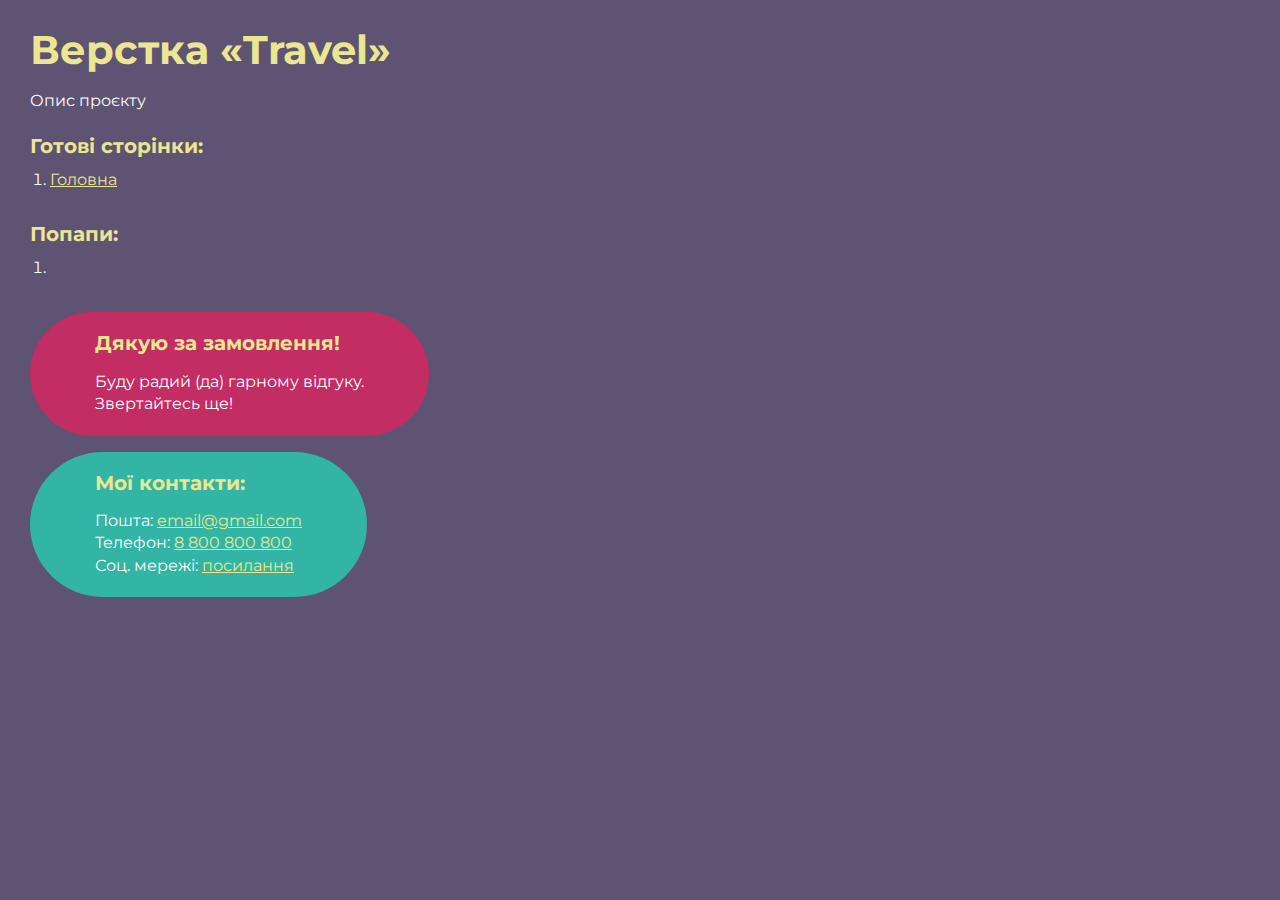
<file: index.html>
<!DOCTYPE html>
<html>

<head>
	<meta charset="UTF-8">
	<meta name="viewport" content="width=device-width, initial-scale=1.0">
	<title>Верстка «Travel»</title>
</head>

<body>
	<div class="rootpage">
		<h1>Верстка «Travel»</h1>
		<div class="rootpage__info">
			Опис проєкту
		</div>
		<h2>Готові сторінки:</h2>
		<ol class="rootpage__list">
			<li><a target="_blank" href="home.html">Головна</a></li>
		</ol>
		<h2>Попапи:</h2>
		<ol class="rootpage__list">
			<li><a target="_blank" href="home.html#"></a></li>
		</ol>
		<div class="rootpage__tnx">
			<h2>Дякую за замовлення!</h2>
			<p>Буду радий (да) гарному відгуку.</p>
			<p>Звертайтесь ще!</p>
		</div>
		<div class="rootpage__contacts">
			<h2>Мої контакти:</h2>
			<p>Пошта: <a href="mailto:email@gmail.com">email@gmail.com</a></p>
			<p>Телефон: <a href="tel:8800800800">8 800 800 800</a></p>
			<p>Соц. мережі: <a href="">посилання</a></p>
		</div>
	</div>
</body>
<style>
	@charset "UTF-8";
	@import url("https://fonts.googleapis.com/css?family=Montserrat:regular,700&display=swap");

	*,
	*::before,
	*::after {
		padding: 0px;
		margin: 0px;
		border: 0px;
		box-sizing: border-box;
	}

	html,
	body {
		height: 100%;
		margin: 0;
		padding: 0;
		min-width: 320px;
		width: 100%;
		color: #fff;
		background-color: #5e5373;
	}

	body {
		font-family: Montserrat;
		font-size: 100%;
		line-height: 1;
		font-size: 1rem;
	}

	a {
		text-decoration: underline;
		color: #ebe691
	}

	a:visited {
		text-decoration: underline;
		color: #aaa768;
	}

	a:hover {
		text-decoration: none;
	}

	ul li {
		list-style: none;
	}

	img {
		vertical-align: top;
	}

	.wrapper {
		width: 100%;
		min-height: 100%;
		overflow: hidden;
	}

	.rootpage {
		padding: 30px;
		display: flex;
		flex-direction: column;
		align-items: flex-start;
	}

	@media (max-width: 767px) {
		.rootpage {
			padding: 30px 15px;
		}
	}

	h1 {
		color: #ebe691;
		font-size: 2.5rem;
		margin: 0px 0px 1.25rem 0px;
	}

	@media (max-width: 767px) {
		h1 {
			font-size: 1.85rem;
			margin: 0px 0px 1.25rem 0px;
		}
	}

	h2 {
		color: #ebe691;
		font-size: 1.25rem;
		margin: 0px 0px 1rem 0px;
	}

	@media (max-width: 767px) {
		h2 {
			font-size: 1.125rem;
			margin: 0px 0px 1rem 0px;
		}
	}

	.rootpage__info {
		line-height: 140%;
		margin: 0px 0px 1.5rem 0px;
	}

	.rootpage__list {
		margin: 0px 0px 2.25rem 1.25rem;
	}

	.rootpage__list li:not(:last-child) {
		margin: 0px 0px 15px 0px;
	}

	.rootpage__contacts,
	.rootpage__tnx {
		border-radius: 200px;
		padding: 20px 65px;
		line-height: 140%;
	}

	@media (max-width: 767px) {

		.rootpage__contacts,
		.rootpage__tnx {
			border-radius: 40px;
			padding: 20px;
		}
	}

	.rootpage__contacts {
		background: #32b5a4;

	}

	.rootpage__contacts a {
		color: #ebe691;
	}

	.rootpage__tnx {
		background: #c22d63;
		margin: 0px 0px 1rem 0px;
	}
</style>

</html>
</file>
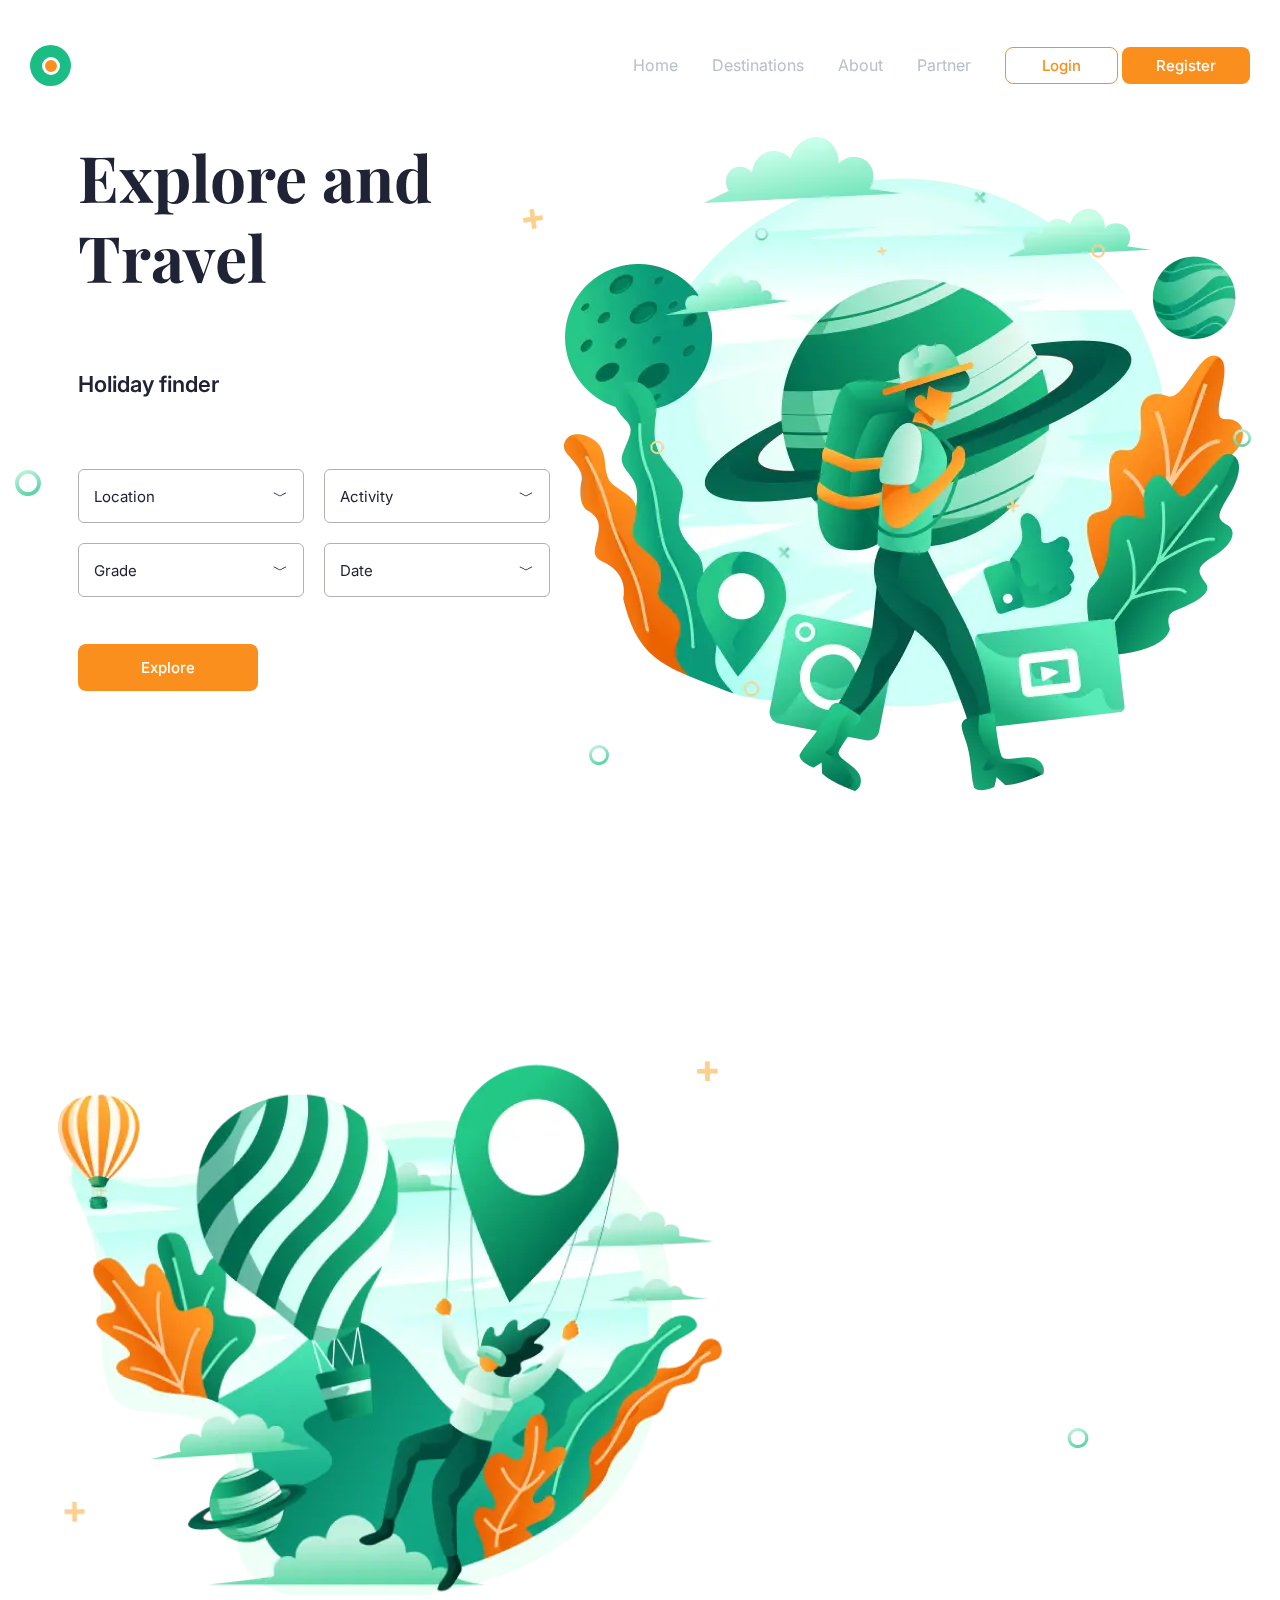
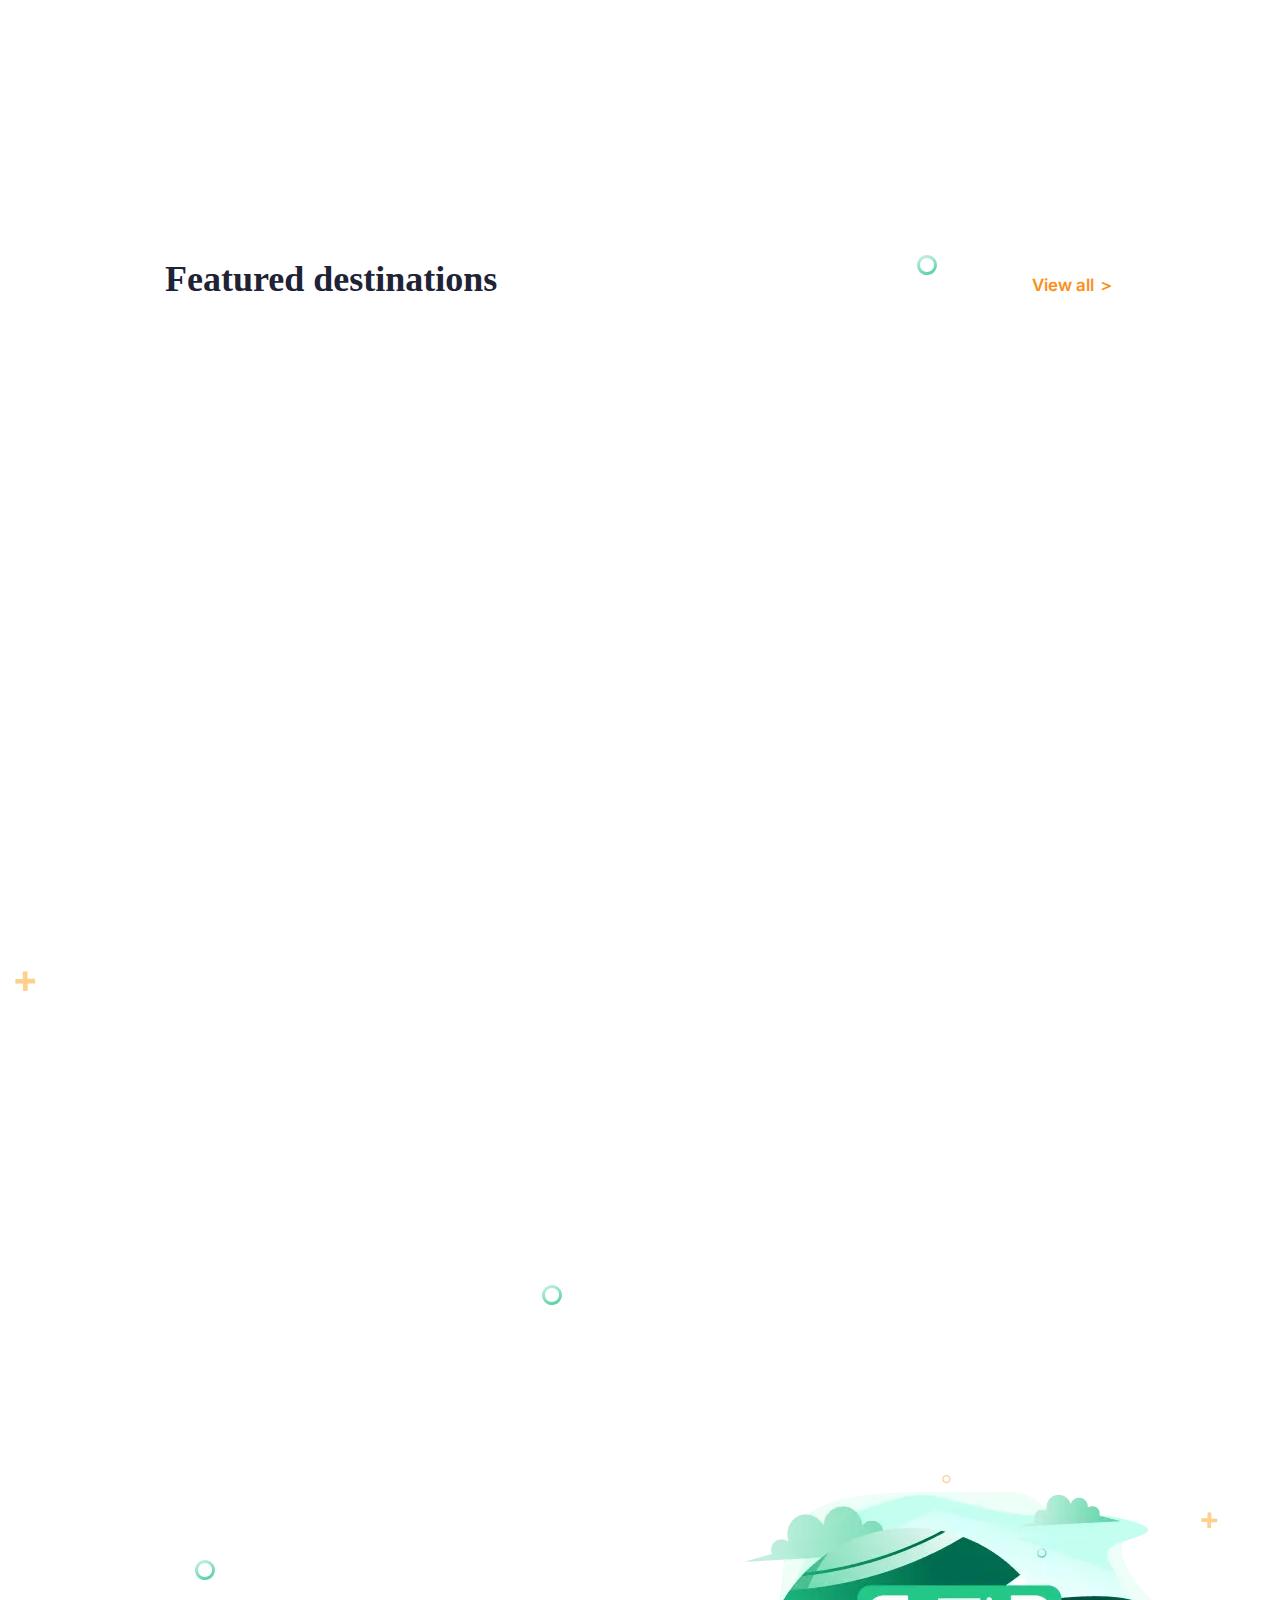
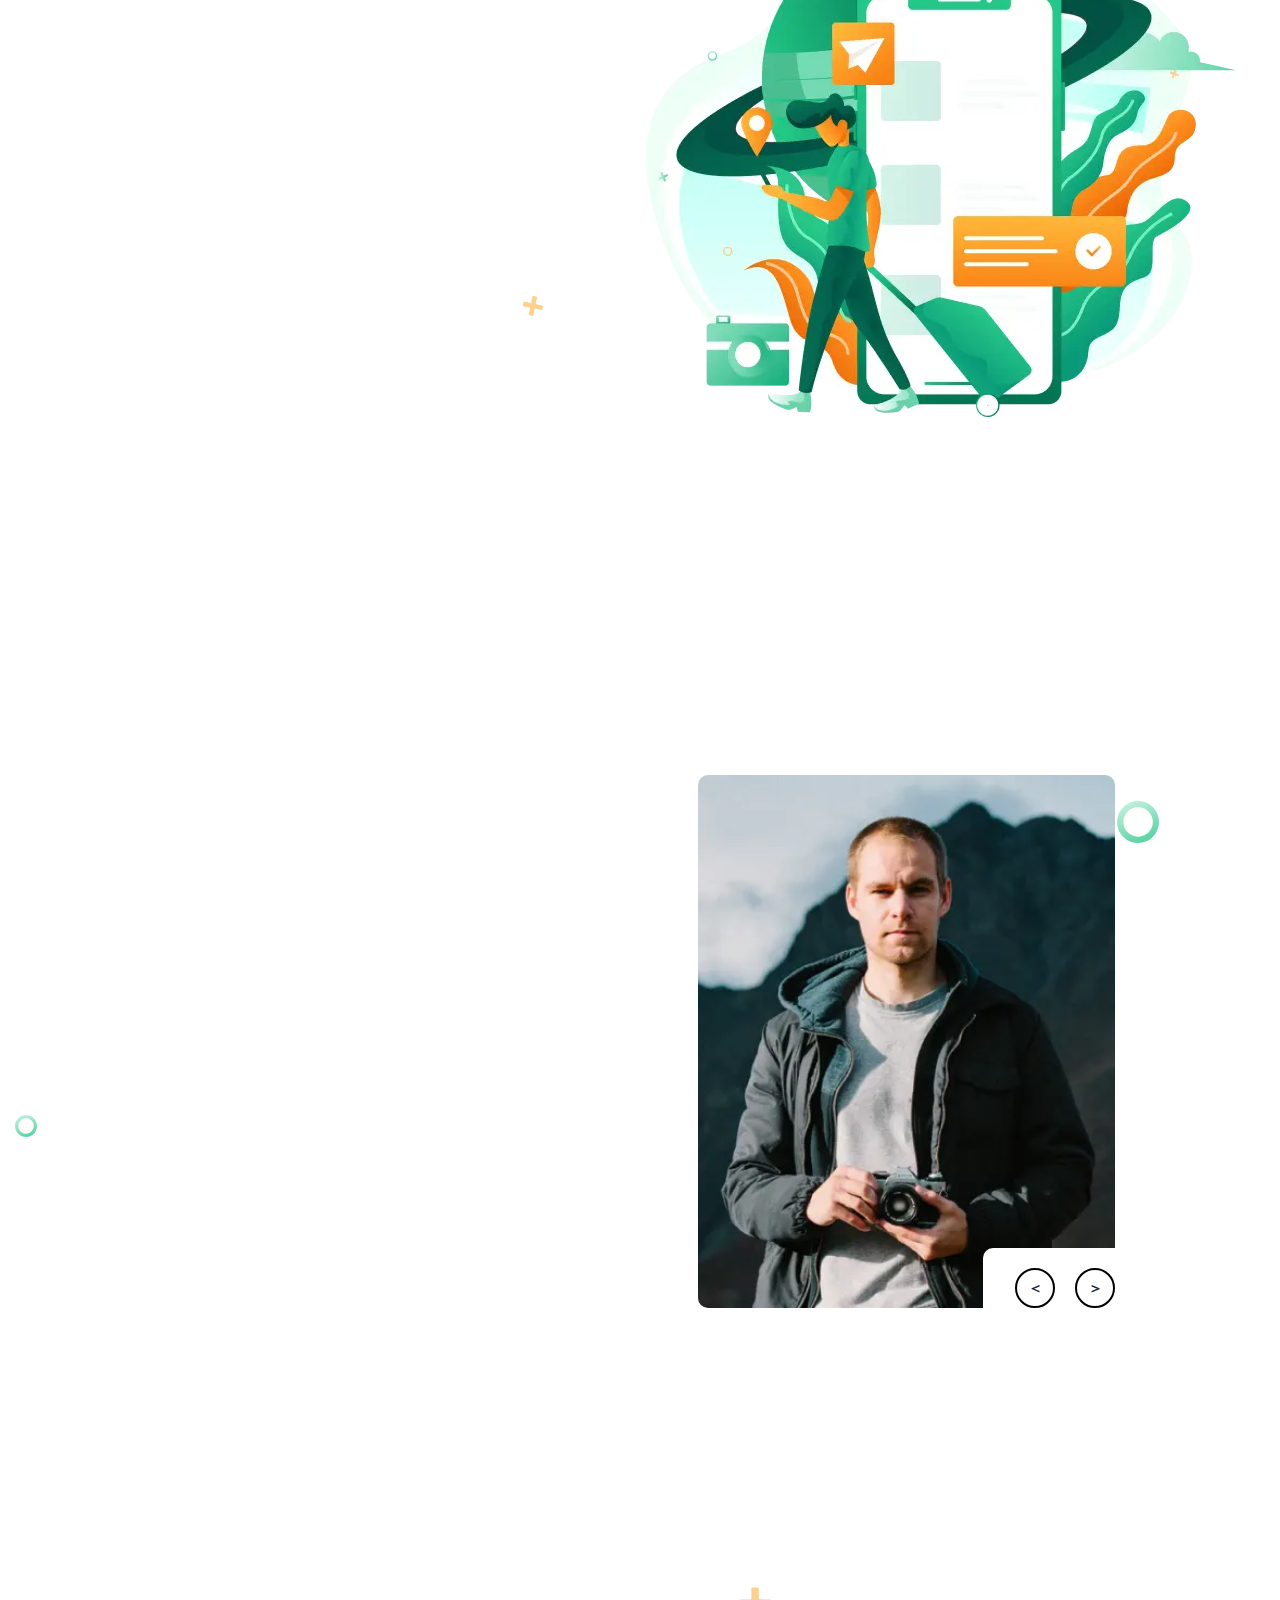
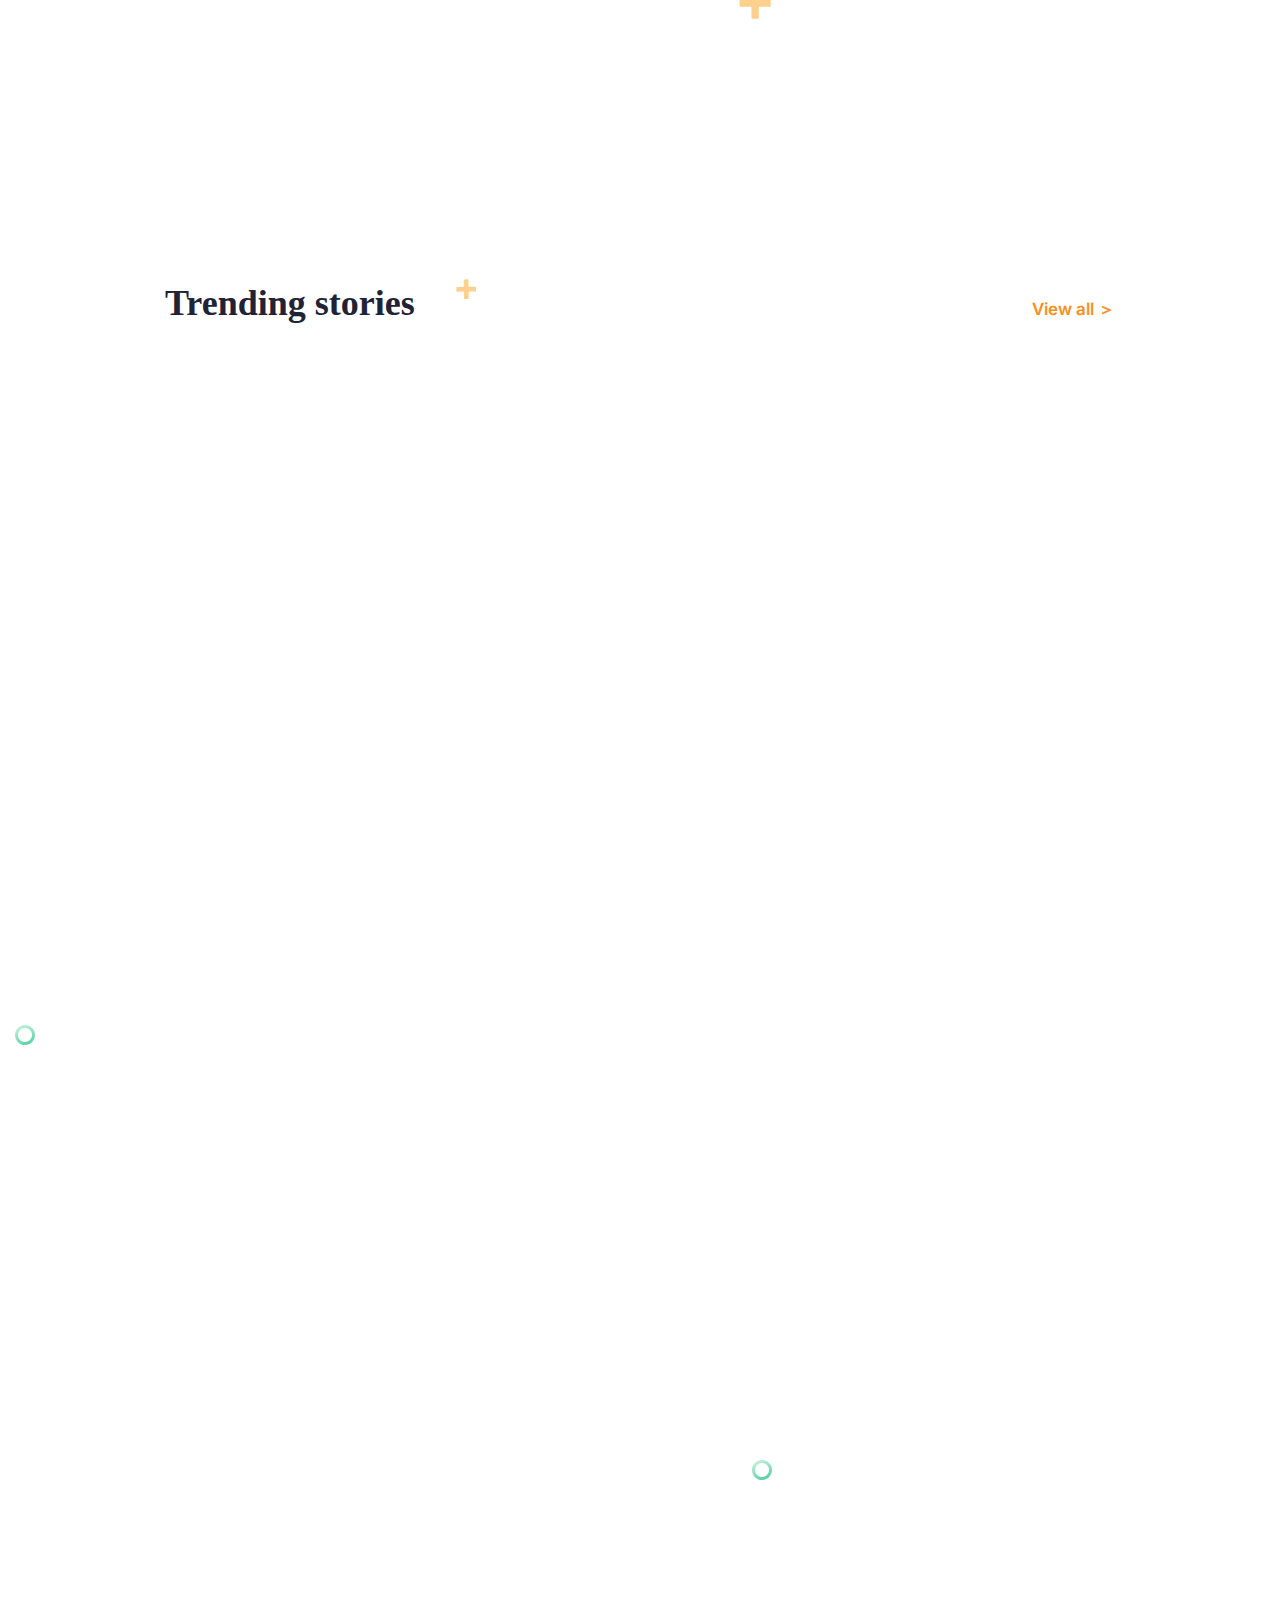
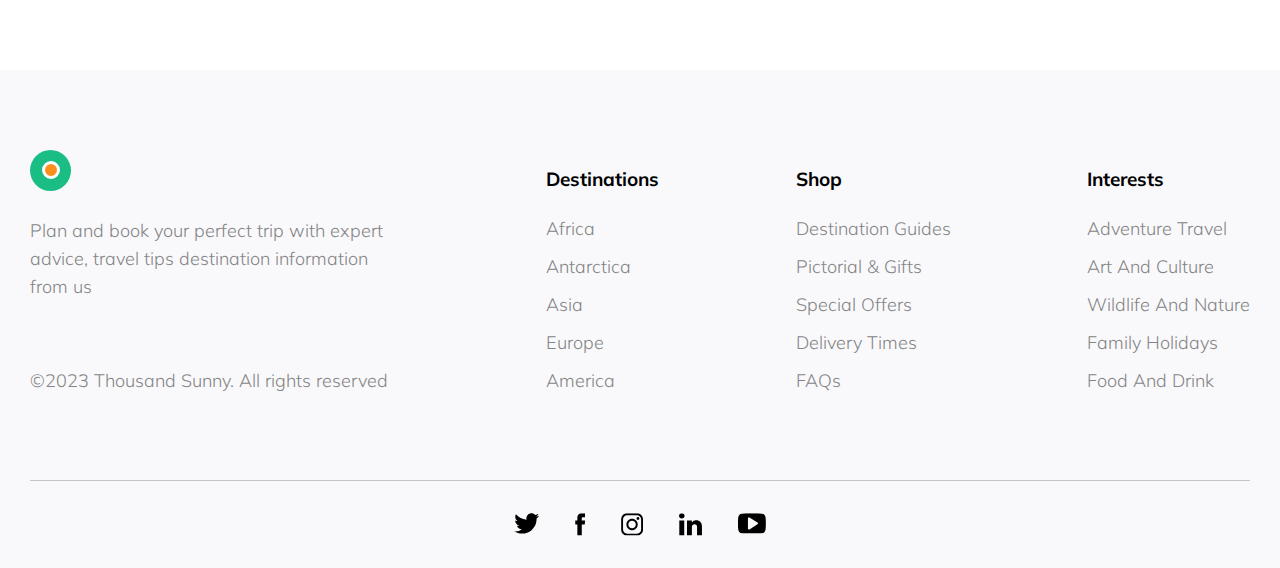
<file: home.html>
<!DOCTYPE html>
<html lang="en">

<head>
	<title>Travel</title>
	<meta charset="UTF-8">
	<meta name="format-detection" content="telephone=no">
	<!-- <style>body{opacity: 0;}</style> -->
	<link rel="stylesheet" href="css/style.min.css?_v=20230211212214">
	<link rel="shortcut icon" href="favicon.ico">
	<!-- <meta name="robots" content="noindex, nofollow"> -->
	<meta name="viewport" content="width=device-width, initial-scale=1.0">
</head>

<body>
	<div class="wrapper">
		<header class="header">
			<section class="header__container-mini">
				<div class="header__content">
					<div class="header__menu menu">
						<div class="menu__logotip">
							<a href="#" class="menu__logo">
								<span class="menu__logo-white">
								</span>
							</a>
						</div>
						<div class="menu__block-nav">
							<nav class="menu__body">
								<ul class="menu__list">
									<li class="menu__item"><a href="#" class="menu__link">Home</a></li>
									<li class="menu__item"><a href="#" class="menu__link">Destinations</a></li>
									<li class="menu__item"><a href="#" class="menu__link">About</a></li>
									<li class="menu__item"><a href="#" class="menu__link">Partner</a></li>
								</ul>
							</nav>
							<div class="menu__actions actions">
								<a href="#" class="actions-login">Login</a>
								<a href="#" class="actions-register">Register</a>
							</div>
							<button type="button" class="menu__icon icon-menu"><span></span></button>
						</div>
					</div>
				</div>
			</section>
		</header>
		<main class="page">
			<section class="page__explore explore">
				<div class="explore__container">
					<div class="explore__content block-explore">
						<div class="block-explore-left">
							<h1 class="block-explore-title">Explore and Travel</h1>
							<p class="actions-explore-block-text">Holiday finder</p>
							<div class="block-explore-actions actions-explore-block">
								<div class="actions-explore-block-selects selects-block">
									<div class="selects-block-item">
										<select name="form[Location]" data-class-modif="form">
											<option value="1" selected>Location</option>
											<option value="2">Activity</option>
											<option value="3">Grade</option>
											<option value="4">Date</option>
										</select>
									</div>
									<div class="selects-block-item">
										<select name="form[Activity]" data-class-modif="form">
											<option value="1" selected>Activity</option>
											<option value="2">Location</option>
											<option value="3">Grade</option>
											<option value="4">Date</option>
										</select>
									</div>
									<div class="selects-block-item">
										<select name="form[Grade]" data-class-modif="form">
											<option value="1" selected>Grade</option>
											<option value="2">Activity</option>
											<option value="3">Location</option>
											<option value="4">Date</option>
										</select>
									</div>
									<div class="selects-block-item">
										<select name="form[Date]" data-class-modif="form">
											<option value="1" selected>Date</option>
											<option value="2">Activity</option>
											<option value="3">Grade</option>
											<option value="4">Location</option>
										</select>
									</div>
								</div>
								<a href="#" class="block-explore-button button-orange">Explore</a>
							</div>
						</div>
						<div data-prlx-mouse data-prlx-dxr="800" data-prlx-dxy="800" class="explore__img-block">
							<picture><source srcset="img/explore/01.webp" type="image/webp"><img src="img/explore/01.png" alt="Explore"></picture>
						</div>
						<div class="explore__icons icons-explore">
							<div class="icons-explore-item item-explore-icons_01">
								<img src="img/explore/icons/01.svg" data-prlx-mouse data-prlx-cx="10" data-prlx-cy="10" alt="icon">
							</div>
							<div class="icons-explore-item item-explore-icons_02">
								<img src="img/explore/icons/02.svg" data-prlx-mouse data-prlx-cx="10" data-prlx-cy="10" alt="icon">
							</div>
							<div class="icons-explore-item item-explore-icons_03">
								<img src="img/explore/icons/03.svg" data-prlx-mouse data-prlx-cx="10" data-prlx-cy="10" alt="icon">
							</div>
						</div>
					</div>
				</div>
			</section>
			<section class="page__new-way way-new">
				<div class="way-new__container">
					<div class="way-new__content">
						<div class="way-new__body body-bem-block  body-bem-block-way-new">
							<div class="way-new__img-block img-bem-block">
								<picture><source srcset="img/new-way/01.webp" type="image/webp"><img src="img/new-way/01.png" data-prlx-mouse data-prlx-dxr="800" data-prlx-dxy="800" alt="way-new"></picture>
							</div>
							<div data-watch-threshold="1" data-watch-once data-watch class="way-new__text-block new-way-text text-bem-block">
								<h2 class="new-way-text-title title-bem-block">A new way to explore the world</h2>
								<p class="new-way-text-p p-bem-block">
									For decades travellers have reached for Lonely Planet books when looking to plan and
									execute their perfect
									trip, but now, they can also let Lonely Planet Experiences lead the way
								</p>
								<a href="" class="new-way-text-link link-bem-block button-orange">Learn more</a>
							</div>
						</div>
						<div class="way-new__icons icons-new-way">
							<div class="icons-new-way-item item-new-way-icons_01">
								<img src="img/new-way/icons/01.svg" data-prlx-mouse data-prlx-cx="10" data-prlx-cy="10" alt="icon">
							</div>
							<div class="icons-new-way-item item-new-way-icons_02">
								<img src="img/new-way/icons/02.svg" data-prlx-mouse data-prlx-cx="10" data-prlx-cy="10" alt="icon">
							</div>
						</div>
					</div>
				</div>
			</section>
			<section class="page__featured featured">
				<div class="featured__container">
					<div class="featured__content">
						<div class="featured__text-block block-text-featured">
							<h3 class="block-text-featured-title">Featured destinations</h3>
							<a href="#" class="block-text-featured-link">View all ＞</a>
						</div>
						<div class="featured__flex-block block-flex-featured">
							<div data-watch-threshold="1" data-watch-once data-watch class="block-flex-featured-item item-flex">
								<div class="item-flex-img-featured">
									<picture><source srcset="img/featured/01.webp" type="image/webp"><img src="img/featured/01.png" alt="image"></picture>
								</div>
								<div class="item-flex-text-featured">
									<p class="item-flex-p">Raja Ampat<br><span>Indonesia</span></p>
								</div>
							</div>
							<div data-watch-threshold="1" data-watch-once data-watch class="block-flex-featured-item item-flex">
								<div class="item-flex-img-featured">
									<picture><source srcset="img/featured/02.webp" type="image/webp"><img src="img/featured/02.png" alt="image"></picture>
								</div>
								<div class="item-flex-text-featured">
									<p class="item-flex-p">Fanjingshan<br><span>China</span></p>
								</div>
							</div>
							<div data-watch-threshold="1" data-watch-once data-watch class="block-flex-featured-item item-flex">
								<div class="item-flex-img-featured">
									<picture><source srcset="img/featured/03.webp" type="image/webp"><img src="img/featured/03.png" alt="image"></picture>
								</div>
								<div class="item-flex-text-featured">
									<p class="item-flex-p">Vevey<br><span>Switzerland</span></p>
								</div>
							</div>
							<div data-watch-threshold="1" data-watch-once data-watch class="block-flex-featured-item item-flex">
								<div class="item-flex-img-featured">
									<picture><source srcset="img/featured/04.webp" type="image/webp"><img src="img/featured/04.png" alt="image"></picture>
								</div>
								<div class="item-flex-text-featured">
									<p class="item-flex-p">Skadar<br><span>Montenegro</span></p>
								</div>
							</div>
						</div>
						<div class="featured__icons icons-featured">
							<div class="icons-featured-item item-featured-icons_01">
								<img src="img/featured/icons/01.svg" data-prlx-mouse data-prlx-cx="10" data-prlx-cy="10" alt="icon">
							</div>
							<div class="icons-featured-item item-featured-icons_02">
								<img src="img/featured/icons/02.svg" data-prlx-mouse data-prlx-cx="10" data-prlx-cy="10" alt="icon">
							</div>
							<div class="icons-featured-item item-featured-icons_03">
								<img src="img/featured/icons/03.svg" data-prlx-mouse data-prlx-cx="10" data-prlx-cy="10" alt="icon">
							</div>
						</div>
					</div>
			</section>
			<section class="page__guides guides">
				<div class="guides__container">
					<div class="guides__content">
						<div class="guides__body body-bem-block body-bem-block-guides">
							<div data-watch-threshold="1" data-watch-once data-watch class="guides__text-block guides-text text-bem-block">
								<h2 class="guides-text-title title-bem-block">Guides by Thousand Sunny</h2>
								<p class="guides-text-p p-bem-block">
									Packed with tips and advice from our on-the-ground experts, our city guides app (iOS
									and
									Android) is the ultimate resource before and during a trip.
								</p>
								<a href="" class="guides-text-link link-bem-block button-orange">Learn more</a>
							</div>
							<div class="guides__img-block img-bem-block">
								<picture><source srcset="img/guides/01.webp" type="image/webp"><img src="img/guides/01.png" data-prlx-mouse data-prlx-dxr="800" data-prlx-dxy="800" alt="guides"></picture>
							</div>
						</div>
						<div class="guides__icons icons-guides">
							<div class="icons-guides-item item-guides-icons_01">
								<img src="img/guides/icons/01.svg" data-prlx-mouse data-prlx-cx="10" data-prlx-cy="10" alt="icon">
							</div>
							<div class="icons-guides-item item-guides-icons_02">
								<img src="img/guides/icons/02.svg" data-prlx-mouse data-prlx-cx="10" data-prlx-cy="10" alt="icon">
							</div>
							<div class="icons-guides-item item-guides-icons_03">
								<img src="img/guides/icons/03.svg" data-prlx-mouse data-prlx-cx="10" data-prlx-cy="10" alt="icon">
							</div>
						</div>
					</div>
				</div>
			</section>
			<section class="page__testimonials testimonials">
				<div class="testimonials__container">
					<div class="testimonials__content">
						<div class="testimonials__block block-testimonials">
							<div class="block-testimonials-body">
								<h3 data-watch-threshold="1" data-watch-once data-watch class="block-testimonials-title">Testimonials</h3>
								<img data-watch-threshold="1" data-watch-once data-watch class="block-testimonials-img" src="img/testimonials/stars.svg" alt="stars">
								<p data-watch-threshold="1" data-watch-once data-watch class="block-testimonials-p">
									“Quisque in lacus a urna fermentum euismod. Integer mi nibh, dapibus ac scelerisque
									eu, facilisis quis purus. Morbi blandit sit amet turpis nec”
								</p>
								<p data-watch-threshold="1" data-watch-once data-watch class="block-testimonials-text-01">Edward Newgate</p>
								<p data-watch-threshold="1" data-watch-once data-watch class="block-testimonials-text-02">Founder Circle</p>
							</div>
							<div class="block-testimonials-swiper swiper-body">
								<!-- Оболочка слайдера -->
								<div class="swiper-body__slider swiper">
									<!-- Двигающееся часть слайдера -->
									<div class="swiper-body__wrapper swiper-wrapper">
										<!-- Слайд -->
										<div class="swiper-body__slide swiper-slide">
											<picture><source srcset="img/testimonials/01.webp" type="image/webp"><img src="img/testimonials/01.png" alt="image"></picture>
										</div>
										<div class="swiper-body__slide swiper-slide">
											<picture><source srcset="img/testimonials/01.webp" type="image/webp"><img src="img/testimonials/01.png" alt="image"></picture>
										</div>
										<div class="swiper-body__slide swiper-slide">
											<picture><source srcset="img/testimonials/01.webp" type="image/webp"><img src="img/testimonials/01.png" alt="image"></picture>
										</div>
										<div class="swiper-body__slide swiper-slide">
											<picture><source srcset="img/testimonials/01.webp" type="image/webp"><img src="img/testimonials/01.png" alt="image"></picture>
										</div>
									</div>
									<!-- Если нужна навигация (влево/вправо) -->
									<div class="swiper-body-actions">
										<button type="button" class="swiper-button-prev"></button>
										<button type="button" class="swiper-button-next"></button>
									</div>
								</div>
							</div>
						</div>
						<div class="testimonials__icons icons-testimonials">
							<div class="icons-testimonials-item item-testimonials-icons_01">
								<img src="img/testimonials/icons/01.svg" data-prlx-mouse data-prlx-cx="10" data-prlx-cy="10" alt="icon">
							</div>
							<div class="icons-testimonials-item item-testimonials-icons_02">
								<img src="img/testimonials/icons/02.svg" data-prlx-mouse data-prlx-cx="10" data-prlx-cy="10" alt="icon">
							</div>
							<div class="icons-testimonials-item item-testimonials-icons_03">
								<img src="img/testimonials/icons/03.svg" data-prlx-mouse data-prlx-cx="10" data-prlx-cy="10" alt="icon">
							</div>
						</div>
			</section>
			<section class="page__trending">
				<div class="trending__container">
					<div class="trending__content">
						<div class="trending__text-block block-text-trending">
							<h3 class="block-text-trending-title">Trending stories</h3>
							<a href="#" class="block-text-trending-link">View all ＞</a>
						</div>
						<div class="trending__flex-block block-flex-trending">
							<div data-watch-threshold="0.5" data-watch-once data-watch class="block-flex-trending-item item-flex">
								<div class="item-flex-img-trending">
									<picture><source srcset="img/trending/01.webp" type="image/webp"><img src="img/trending/01.png" alt="image"></picture>
								</div>
								<div data-showmore class="item-flex-text-trending">
									<h3 class="item-flex-title-trending">
										The many benefits of
										taking a healing holiday
									</h3>
									<p data-showmore-content="74" class="item-flex-p-trending">
										‘Helaing holidays’ are on the rise
										tohelp maximise your health and happines
										‘Helaing holidays’ are on the rise
										tohelp maximise your health and happines
									</p>
									<button hidden data-showmore-button type="button" class="button-block__more">
										<span>Read more</span>
										<span>Hide</span>
									</button>
								</div>
							</div>
							<div data-watch-threshold="0.5" data-watch-once data-watch class="block-flex-trending-item item-flex">
								<div class="item-flex-img-trending">
									<picture><source srcset="img/trending/02.webp" type="image/webp"><img src="img/trending/02.png" alt="image"></picture>
								</div>
								<div data-showmore class="item-flex-text-trending">
									<h3 class="item-flex-title-trending">
										The best Kyoto restaurant
										to try Japanese food
									</h3>
									<p data-showmore-content="74" class="item-flex-p-trending">
										From tofu to teahouses, here’s our guide to Kyoto’s best restaurants
										to visit From tofu to teahouses, here’s our guide to Kyoto’s best restaurants
										to visit
									</p>
									<button hidden data-showmore-button type="button" class="button-block__more">
										<span>Read more</span>
										<span>Hide</span>
									</button>
								</div>
							</div>
							<div data-watch-threshold="0.5" data-watch-once data-watch class="block-flex-trending-item item-flex">
								<div class="item-flex-img-trending">
									<picture><source srcset="img/trending/03.webp" type="image/webp"><img src="img/trending/03.png" alt="image"></picture>
								</div>
								<div data-showmore class="item-flex-text-trending">
									<h3 class="item-flex-title-trending">
										Skip Chichen Itza and head
										to this remote Yucatan
									</h3>
									<p data-showmore-content="74" class="item-flex-p-trending">
										It’s remote and challenging to get,
										but braving the jungle and exploring
										these ruins without the
										It’s remote and challenging to get,
										but braving the jungle and exploring
										these ruins without the
									</p>
									<button hidden data-showmore-button type="button" class="button-block__more">
										<span>Read more</span>
										<span>Hide</span>
									</button>
								</div>
							</div>
							<div data-watch-threshold="0.5" data-watch-once data-watch class="block-flex-trending-item item-flex">
								<div class="item-flex-img-trending">
									<picture><source srcset="img/trending/04.webp" type="image/webp"><img src="img/trending/04.png" alt="image"></picture>
								</div>
								<div data-showmore class="item-flex-text-trending">
									<h3 class="item-flex-title-trending">
										Surf’s up at these beginner
										spots around the world
									</h3>
									<p data-showmore-content="74" class="item-flex-p-trending">
										If learning to surf has in on your to-
										do list for a while, the good news
										is: it’s never too late
										If learning to surf has in on your to-
										do list for a while, the good news
										is: it’s never too late
									</p>
									<button hidden data-showmore-button type="button" class="button-block__more">
										<span>Read more</span>
										<span>Hide</span>
									</button>
								</div>
							</div>
						</div>
						<div class="trending__icons icons-trending">
							<div class="icons-trending-item item-trending-icons_01">
								<img src="img/trending/icons/01.svg" data-prlx-mouse data-prlx-cx="10" data-prlx-cy="10" alt="icon">
							</div>
							<div class="icons-trending-item item-trending-icons_02">
								<img src="img/trending/icons/02.svg" data-prlx-mouse data-prlx-cx="10" data-prlx-cy="10" alt="icon">
							</div>
							<div class="icons-trending-item item-trending-icons_03">
								<img src="img/trending/icons/03.svg" data-prlx-mouse data-prlx-cx="10" data-prlx-cy="10" alt="icon">
							</div>
						</div>
					</div>
				</div>
			</section>
		</main>
		<footer class="footer">
			<div class="footer__container-mini">
				<div class="footer__content">
					<div class="footer__main-block main-block">
						<div class="main-block-01">
							<div class="main-block-01-logo">
								<div class="menu__logotip">
									<a href="#" class="menu__logo">
										<span class="menu__logo-white">
										</span>
									</a>
								</div>
							</div>
							<p class="main-block-01-p-text">
								Plan and book your perfect trip with
								expert advice, travel tips destination
								information from us
							</p>
							<p class="main-block-01-p-all-rights">
								©2023 Thousand Sunny. All rights reserved
							</p>
						</div>
						<div class="main-block-02">
							<h4 class="main-block-02-title title-footer">
								<a href="#">Destinations</a>
							</h4>
							<nav class="main-block-02-nav">
								<ul class="main-block-02-list list-footer">
									<li class="main-block-02-item">
										<a href="#" class="main-block-02-link">Africa</a>
									</li>
									<li class="main-block-02-item">
										<a href="#" class="main-block-02-link">Antarctica</a>
									</li>
									<li class="main-block-02-item">
										<a href="#" class="main-block-02-link">Asia</a>
									</li>
									<li class="main-block-02-item">
										<a href="#" class="main-block-02-link">Europe</a>
									</li>
									<li class="main-block-02-item">
										<a href="#" class="main-block-02-link">America</a>
									</li>
								</ul>
							</nav>
						</div>
						<div class="main-block-03">
							<h4 class="main-block-03-title title-footer">
								<a href="#">Shop</a>
							</h4>
							<nav class="main-block-03-nav">
								<ul class="main-block-03-list list-footer">
									<li class="main-block-03-item">
										<a href="#" class="main-block-03-link">Destination Guides</a>
									</li>
									<li class="main-block-03-item">
										<a href="#" class="main-block-03-link">Pictorial & Gifts</a>
									</li>
									<li class="main-block-03-item">
										<a href="#" class="main-block-03-link">Special Offers</a>
									</li>
									<li class="main-block-03-item">
										<a href="#" class="main-block-03-link">Delivery Times</a>
									</li>
									<li class="main-block-03-item">
										<a href="#" class="main-block-03-link">FAQs</a>
									</li>
								</ul>
							</nav>
						</div>
						<div class="main-block-04">
							<h4 class="main-block-04-title title-footer">
								<a href="#">Interests</a>
							</h4>
							<nav class="main-block-04-nav">
								<ul class="main-block-04-list list-footer">
									<li class="main-block-04-item">
										<a href="#" class="main-block-04-link">Adventure Travel</a>
									</li>
									<li class="main-block-04-item">
										<a href="#" class="main-block-04-link">Art And Culture</a>
									</li>
									<li class="main-block-04-item">
										<a href="#" class="main-block-04-link">Wildlife And Nature</a>
									</li>
									<li class="main-block-04-item">
										<a href="#" class="main-block-04-link">Family Holidays</a>
									</li>
									<li class="main-block-04-item">
										<a href="#" class="main-block-04-link">Food And Drink</a>
									</li>
								</ul>
							</nav>
						</div>
					</div>
					<div class="footer__social-block social-block">
						<div class="social-block-items">
							<div class="social-block-item">
								<a title="twiter" href="#"><img src="img/footer/social/twiter.svg"></a>
							</div>
							<div class="social-block-item">
								<a title="Fb" href="#"><img src="img/footer/social/Fb.svg"></a>
							</div>
							<div class="social-block-item">
								<a title="instagram" href="#"><img src="img/footer/social/instagram.svg"></a>
							</div>
							<div class="social-block-item">
								<a title="In" href="#"><img src="img/footer/social/in.svg"></a>
							</div>
							<div class="social-block-item">
								<a title="youtube" href="#"><img src="img/footer/social/youtube.svg"></a>
							</div>
						</div>
					</div>
				</div>
			</div>
		</footer>
	</div>
	<!-- <div id="popup" aria-hidden="true" class="popup">
	<div class="popup__wrapper">
		<div class="popup__content">
			<button data-close type="button" class="popup__close">Закрыть</button>
			<div class="popup__text">
				Text
			</div>
		</div>
	</div>
</div> -->
	<script src="js/app.min.js?_v=20230211212214"></script>
</body>

</html>
</file>
<file: css/style.min.css>
@charset "UTF-8";@import url(https://fonts.googleapis.com/css?family=Inter:regular,500,600,700&display=swap);@import url(https://fonts.googleapis.com/css?family=Mulish:300,regular,700&display=swap);@import url(https://fonts.googleapis.com/css?family=Playfair+Display:700&display=swap);*{padding:0;margin:0;border:0}*,:after,:before{-webkit-box-sizing:border-box;box-sizing:border-box}body,html{height:100%;min-width:320px}body{color:#202336;line-height:1;font-family:Inter;font-size:.9375rem;-ms-text-size-adjust:100%;-moz-text-size-adjust:100%;-webkit-text-size-adjust:100%;-webkit-font-smoothing:antialiased;-moz-osx-font-smoothing:grayscale}button,input,textarea{font-family:Inter;font-size:inherit}button{cursor:pointer;color:inherit;background-color:inherit}a{color:inherit;text-decoration:none}ul li{list-style:none}img{vertical-align:top}h1,h2,h3,h4,h5,h6{font-weight:inherit;font-size:inherit}.lock body{overflow:hidden;-ms-touch-action:none;touch-action:none;-ms-scroll-chaining:none;overscroll-behavior:none}.wrapper{min-height:100%;display:-webkit-box;display:-ms-flexbox;display:flex;-webkit-box-orient:vertical;-webkit-box-direction:normal;-ms-flex-direction:column;flex-direction:column;overflow:hidden}.wrapper>main{-webkit-box-flex:1;-ms-flex:1 1 auto;flex:1 1 auto}.wrapper>*{min-width:0}[class*=__container]{max-width:90.625rem;margin:0 auto;padding:0 .9375rem}[class*=__container-mini]{max-width:78.125rem;margin:0 auto;padding:0 .9375rem}.select{position:relative}.select__body{position:relative}.select__title{color:inherit;text-align:left;border:1px solid #afb0b9;background-color:#fff;cursor:pointer;width:100%;border-radius:.375rem}.select__title:hover{border:1px solid #1cda98}.select__title:focus{border:1px solid #1cda98}.select__value{display:-webkit-box;display:-ms-flexbox;display:flex;-webkit-box-align:center;-ms-flex-align:center;align-items:center;height:3.25rem;padding:0 .9375rem;gap:.625rem}.select__value>*{-webkit-box-flex:1;-ms-flex:1 1 auto;flex:1 1 auto}.select__value:after{content:"﹀";-ms-flex-item-align:stretch;-ms-grid-row-align:stretch;align-self:stretch;-webkit-box-flex:0;-ms-flex:0 0 10px;flex:0 0 10px;-webkit-transition:all .3s ease 0s;-o-transition:all .3s ease 0s;transition:all .3s ease 0s;display:-webkit-box;display:-ms-flexbox;display:flex;-webkit-box-pack:center;-ms-flex-pack:center;justify-content:center;-webkit-box-align:center;-ms-flex-align:center;align-items:center}._select-open .select__value:after{-webkit-transform:rotate(-180deg);-ms-transform:rotate(-180deg);transform:rotate(-180deg)}.select__value._select-pseudo-label::before{content:attr(data-pseudo-label);opacity:.5}.select__text{-webkit-box-flex:1;-ms-flex:1 1 auto;flex:1 1 auto}.select__input{width:100%;background-color:transparent;height:100%}.select__options{color:#000;position:absolute;top:51px;border-radius:0 0 4px 4px;min-width:100%;left:0;background-color:#fff;border-top:0;border:1px solid #1cda98;border-top:0;padding:10px 0 5px 0}.select__scroll{overflow-y:auto;overflow-x:hidden;max-height:200px}.select__option{width:100%;text-align:left;cursor:pointer;padding:5px 15px;color:inherit}.select__option._select-selected{background-color:#eee}.select__row{display:-webkit-inline-box;display:-ms-inline-flexbox;display:inline-flex;-webkit-box-align:center;-ms-flex-align:center;align-items:center}.select._select-open{z-index:5}._select-tag{cursor:pointer}[data-showmore-button] span{color:#fb8f1d}[data-showmore-button] span:hover{color:#1cda98}[data-showmore-button] span:last-child{display:none}._showmore-active [data-showmore-button] span{display:none}._showmore-active [data-showmore-button] span:last-child{display:block}[class*=-ibg]{position:relative}[class*=-ibg] img{position:absolute;width:100%;height:100%;top:0;left:0;-o-object-fit:cover;object-fit:cover}[class*=-ibg_contain] img{-o-object-fit:contain;object-fit:contain}.button-orange{padding:1rem 2.125rem;max-width:11.25rem;color:#fff;text-align:center;font-weight:500;background-color:#fb8f1d;border-radius:.5rem;-webkit-transition:all .5s ease 0s;-o-transition:all .5s ease 0s;transition:all .5s ease 0s}.button-orange:hover{background-color:#1cda98;-webkit-transition:all .5s ease 0s;-o-transition:all .5s ease 0s;transition:all .5s ease 0s}.body-bem-block{display:-webkit-box;display:-ms-flexbox;display:flex;-webkit-box-pack:justify;-ms-flex-pack:justify;justify-content:space-between}.text-bem-block{display:-webkit-box;display:-ms-flexbox;display:flex;-webkit-box-orient:vertical;-webkit-box-direction:normal;-ms-flex-direction:column;flex-direction:column;width:100%;z-index:2}.img-bem-block img{width:100%;height:100%}.title-bem-block{font-family:"Playfair+Display";font-weight:700;font-size:2.25rem;line-height:3.125rem;color:#000}.p-bem-block{font-family:Mulish;font-weight:300;font-size:1.0625rem;line-height:1.875rem;color:#7d7987}.link-bem-block{font-weight:600;font-size:1rem;-webkit-box-align:center;-ms-flex-align:center;align-items:center;color:#fff}.title-footer{font-family:Mulish;font-weight:700;font-size:1.1875rem;line-height:3.15;color:#000;-webkit-transition:all .5s ease 0s;-o-transition:all .5s ease 0s;transition:all .5s ease 0s}.title-footer:hover{color:#848484;-webkit-transition:all .5s ease 0s;-o-transition:all .5s ease 0s;transition:all .5s ease 0s}.list-footer{font-family:Mulish;font-weight:300;font-size:1.125rem;line-height:2.11;color:#848484;-webkit-transition:all .5s ease 0s;-o-transition:all .5s ease 0s;transition:all .5s ease 0s}.list-footer a:hover{color:#000;-webkit-transition:all .5s ease 0s;-o-transition:all .5s ease 0s;transition:all .5s ease 0s}.icon-menu{display:none}.header{position:fixed;width:100%;background-color:rgba(255,255,255,.9);z-index:3}.header .header__content{padding:2.8125rem 0}.menu{display:-webkit-box;display:-ms-flexbox;display:flex}.menu .menu__logotip{-webkit-box-flex:1;-ms-flex:1 1 auto;flex:1 1 auto}.menu__logo{display:block;border-radius:3.125rem;width:2.5625rem;height:2.5625rem;background:#1abe84;position:relative;-webkit-transition:all .6s ease 0s;-o-transition:all .6s ease 0s;transition:all .6s ease 0s}.menu__logo:hover{background:#fb8f1d;-webkit-transition:all .6s ease 0s;-o-transition:all .6s ease 0s;transition:all .6s ease 0s}.menu__logo:hover span{background:#1abe84;border:3px solid #fff;-webkit-transition:all .6s ease 0s;-o-transition:all .6s ease 0s;transition:all .6s ease 0s}.menu__logo-white{display:block;border-radius:3.125rem;width:1.125rem;height:1.125rem;background:#fb8f1d;border:3px solid #fff;position:absolute;left:.71875rem;top:.71875rem}.menu__icon{-ms-flex-item-align:center;-ms-grid-row-align:center;align-self:center;margin-left:.625rem;margin-right:.625rem}.menu .menu__block-nav{display:-webkit-box;display:-ms-flexbox;display:flex;-webkit-box-pack:justify;-ms-flex-pack:justify;justify-content:space-between}.menu__body{-ms-flex-item-align:center;-ms-grid-row-align:center;align-self:center}.menu__list{display:-webkit-box;display:-ms-flexbox;display:flex;row-gap:.625rem;-webkit-column-gap:2.125rem;-moz-column-gap:2.125rem;column-gap:2.125rem;-ms-flex-wrap:wrap;flex-wrap:wrap;padding:0 2.125rem}.menu__link{font-weight:400;font-size:1rem;line-height:1.1875rem;color:#b8becd;-webkit-transition:all .5s ease 0s;-o-transition:all .5s ease 0s;transition:all .5s ease 0s}.menu__link:hover{color:#202336;-webkit-transition:all .5s ease 0s;-o-transition:all .5s ease 0s;transition:all .5s ease 0s}.menu__actions{-ms-flex-item-align:center;-ms-grid-row-align:center;align-self:center;-ms-flex-wrap:nowrap;flex-wrap:nowrap;-webkit-box-flex:1;-ms-flex:1 0 auto;flex:1 0 auto}.actions-login{border:1px solid #fb8f1d;border-radius:.5rem;padding:.5rem 2.25rem;font-weight:500;text-align:center;color:#fb8f1d;background-color:transparent;-webkit-transition:all .5s ease 0s;-o-transition:all .5s ease 0s;transition:all .5s ease 0s}.actions-login:hover{background-color:hsla(159deg,77%,48%,.2);-webkit-transition:all .5s ease 0s;-o-transition:all .5s ease 0s;transition:all .5s ease 0s}.actions-register{padding:.5625rem 2.125rem;color:#fff;text-align:center;font-weight:500;background-color:#fb8f1d;border-radius:.5rem;-webkit-transition:all .5s ease 0s;-o-transition:all .5s ease 0s;transition:all .5s ease 0s}.actions-register:hover{background-color:#1cda98;-webkit-transition:all .5s ease 0s;-o-transition:all .5s ease 0s;transition:all .5s ease 0s}.footer{background-color:#f9f9fb;margin-top:11.875rem}.footer__content{padding-top:5rem}.footer__main-block{display:-webkit-box;display:-ms-flexbox;display:flex;-webkit-box-pack:justify;-ms-flex-pack:justify;justify-content:space-between;gap:.9375rem}.main-block-01{font-family:Mulish;font-weight:300;font-size:1.125rem;line-height:1.55;color:#848484;max-width:23.75rem}.main-block-01-p-text{padding-top:1.625rem}.main-block-01-p-all-rights{padding-top:4.125rem}.social-block{margin-top:5rem}.social-block-items{display:-webkit-box;display:-ms-flexbox;display:flex;-webkit-box-pack:center;-ms-flex-pack:center;justify-content:center;gap:2.1875rem;padding:2rem 0;border-top:1px solid #c4c4c4}.social-block-item{overflow:hidden;-webkit-transition:all .5s ease 0s;-o-transition:all .5s ease 0s;transition:all .5s ease 0s}.social-block-item:hover{-webkit-transform:scale(1.1);-ms-transform:scale(1.1);transform:scale(1.1);-webkit-transition:all .5s ease 0s;-o-transition:all .5s ease 0s;transition:all .5s ease 0s}.explore__content{position:relative;display:-webkit-box;display:-ms-flexbox;display:flex;padding-left:6.25rem;-webkit-box-pack:justify;-ms-flex-pack:justify;justify-content:space-between;padding-top:8.5625rem}.explore__img-block img{-o-object-fit:contain;object-fit:contain;width:100%;height:100%}.explore .block-explore-left{display:-webkit-box;display:-ms-flexbox;display:flex;-webkit-box-orient:vertical;-webkit-box-direction:normal;-ms-flex-direction:column;flex-direction:column;max-width:29.5rem;z-index:2}.block-explore-title{font-size:4rem;font-family:"Playfair Display";font-weight:700;line-height:5rem;color:#202336}.actions-explore-block{display:-webkit-box;display:-ms-flexbox;display:flex;-webkit-box-orient:vertical;-webkit-box-direction:normal;-ms-flex-direction:column;flex-direction:column}.actions-explore-block-text{font-weight:600;font-size:1.375rem;line-height:1.6875rem;color:#202336;padding-top:4.625rem}.actions-explore-block-selects{padding-top:4.4375rem;gap:1.25rem;display:-ms-grid;display:grid;-ms-grid-rows:1fr 1.25rem 1fr;-ms-grid-columns:1fr 1.25rem 1fr;grid-template:repeat(2,1fr)/repeat(2,1fr)}.block-explore-button{margin-top:2.9375rem}.icons-explore-item{position:absolute}.item-explore-icons_01{top:59.4464500602%;left:0}.item-explore-icons_02{top:26.4741275572%;left:40.6338028169%}.item-explore-icons_03{top:94.2238267148%;left:45.9154929577%}.way-new__content{margin-top:16.875rem;padding:0 3.75rem;position:relative}.way-new__text-block{-ms-flex-item-align:center;-ms-grid-row-align:center;align-self:center;max-width:30rem;z-index:2}.way-new .way-new__text-block{opacity:0;-webkit-transition:all 1s ease 0s;-o-transition:all 1s ease 0s;transition:all 1s ease 0s;margin:6.25rem 0 0 0}.way-new .way-new__text-block._watcher-view{opacity:1;-webkit-transition:all 1s ease 0s;-o-transition:all 1s ease 0s;transition:all 1s ease 0s;margin:0}.new-way-text-p{padding-top:1.25rem;padding-bottom:2.0625rem}.icons-new-way-item{position:absolute}.item-new-way-icons_01{top:0;left:54.5774647887%}.item-new-way-icons_02{top:68.7272727273%;left:84.1549295775%}.guides__content{margin-top:10.625rem;padding:0 9.375rem;position:relative}.guides__text-block{-ms-flex-item-align:center;-ms-grid-row-align:center;align-self:center;max-width:28.75rem;opacity:0;-webkit-transition:all 1s ease 0s;-o-transition:all 1s ease 0s;transition:all 1s ease 0s;margin:6.25rem 0 0 0}.guides__text-block._watcher-view{opacity:1;-webkit-transition:all 1s ease 0s;-o-transition:all 1s ease 0s;transition:all 1s ease 0s;margin:0}.guides-text-p{padding-top:1.25rem;padding-bottom:2.0625rem}.icons-guides-item{position:absolute}.item-guides-icons_01{top:15.6826568266%;left:14.4366197183%}.item-guides-icons_02{top:77.4907749077%;left:40.5633802817%}.item-guides-icons_03{top:6.8265682657%;left:94.8591549296%}.featured__content{padding:0 9.375rem 2.5rem 9.375rem;margin-top:16.25rem;position:relative}.block-text-featured{display:-webkit-box;display:-ms-flexbox;display:flex;-webkit-box-pack:justify;-ms-flex-pack:justify;justify-content:space-between}.block-text-featured-title{font-family:"Playfair+Display";font-weight:700;font-size:2.25rem;line-height:138.888889%}.block-text-featured-link{font-family:Inter;font-weight:600;font-size:1.0625rem;line-height:3.53;color:#fb8f1d;-webkit-transition:all .5s ease 0s;-o-transition:all .5s ease 0s;transition:all .5s ease 0s;display:inline-block}.block-text-featured-link:hover{color:#1cda98;-webkit-transition:all .5s ease 0s;-o-transition:all .5s ease 0s;transition:all .5s ease 0s}.block-flex-featured{padding-top:3.5rem;display:-webkit-box;display:-ms-flexbox;display:flex;gap:1.25rem;-ms-flex-wrap:wrap;flex-wrap:wrap;-webkit-box-pack:center;-ms-flex-pack:center;justify-content:center}.block-flex-featured-item{position:relative;border-radius:8px;width:16.3125rem;height:21.0625rem;overflow:hidden;opacity:0;-webkit-transition:all 1s ease 0s;-o-transition:all 1s ease 0s;transition:all 1s ease 0s;margin:6.25rem 0 0 0}.block-flex-featured-item:nth-child(1)._watcher-view{opacity:1;-webkit-transition:all .8s ease 0s;-o-transition:all .8s ease 0s;transition:all .8s ease 0s;margin:0}.block-flex-featured-item:nth-child(2)._watcher-view{opacity:1;-webkit-transition:all 1.2s ease 0s;-o-transition:all 1.2s ease 0s;transition:all 1.2s ease 0s;margin:0}.block-flex-featured-item:nth-child(3)._watcher-view{opacity:1;-webkit-transition:all 1.6s ease 0s;-o-transition:all 1.6s ease 0s;transition:all 1.6s ease 0s;margin:0}.block-flex-featured-item:nth-child(4)._watcher-view{opacity:1;-webkit-transition:all 1.8s ease 0s;-o-transition:all 1.8s ease 0s;transition:all 1.8s ease 0s;margin:0}.item-flex-img-featured{width:100%;height:100%;top:0;left:0;cursor:pointer}.item-flex-img-featured img{position:absolute;width:100%;height:100%;top:0;left:0;-o-object-fit:cover;object-fit:cover;-webkit-transition:all .8s;-o-transition:all .8s;transition:all .8s}.item-flex-img-featured:hover img{-webkit-transform:scale(1.2);-ms-transform:scale(1.2);transform:scale(1.2)}.item-flex-text-featured{font-family:Inter;font-weight:600;font-size:1.0625rem;line-height:147.058824%;color:#042521;background:#fff;width:7.5rem;height:3.75rem;border-top-right-radius:10px;position:absolute;left:0;bottom:0}.item-flex-text-featured span{color:#80918e}.item-flex-text-featured p{position:absolute;left:0;bottom:0}.icons-featured-item{position:absolute}.item-featured-icons_01{top:68.2119205298%;left:0}.item-featured-icons_02{bottom:0;left:42.1830985915%}.item-featured-icons_03{top:0;left:72.1830985915%}.testimonials__content{padding:0 9.375rem 0 9.375rem;position:relative;margin-top:15.5rem}.block-testimonials{display:-webkit-box;display:-ms-flexbox;display:flex;-webkit-box-pack:justify;-ms-flex-pack:justify;justify-content:space-between;-webkit-column-gap:1.25rem;-moz-column-gap:1.25rem;column-gap:1.25rem}.block-testimonials-body{display:-webkit-box;display:-ms-flexbox;display:flex;-webkit-box-orient:vertical;-webkit-box-direction:normal;-ms-flex-direction:column;flex-direction:column;max-width:28.125rem;z-index:2}.block-testimonials-title{font-family:"Playfair+Display";font-weight:700;font-size:2.25rem;line-height:138.888889%;color:#000;opacity:0;-webkit-transition:all 1s ease 0s;-o-transition:all 1s ease 0s;transition:all 1s ease 0s;margin:6.25rem 0 0 0}.block-testimonials-title._watcher-view{opacity:1;-webkit-transition:all 1s ease 0s;-o-transition:all 1s ease 0s;transition:all 1s ease 0s;margin:0}.block-testimonials-img{width:11.875rem;height:1.5rem;margin-top:9.0625rem;opacity:0;-webkit-transition:all 1s ease 0s;-o-transition:all 1s ease 0s;transition:all 1s ease 0s;margin:12.5rem 0 0 0}.block-testimonials-img._watcher-view{opacity:1;-webkit-transition:all 1.4s ease 0s;-o-transition:all 1.4s ease 0s;transition:all 1.4s ease 0s;margin:9.0625rem 0 0 0}.block-testimonials-p{font-family:Mulish;font-weight:400;font-size:1.5rem;line-height:150%;color:#000;margin-top:1.875rem;opacity:0;-webkit-transition:all 1s ease 0s;-o-transition:all 1s ease 0s;transition:all 1s ease 0s;margin:6.25rem 0 0 0}.block-testimonials-p._watcher-view{opacity:1;-webkit-transition:all 1.6s ease 0s;-o-transition:all 1.6s ease 0s;transition:all 1.6s ease 0s;margin:1.875rem 0 0 0}.block-testimonials-text-01{font-weight:700;font-size:1.375rem;line-height:218.181818%;color:#000;padding-top:2.5rem;opacity:0;-webkit-transition:all 1s ease 0s;-o-transition:all 1s ease 0s;transition:all 1s ease 0s;margin:6.25rem 0 0 0}.block-testimonials-text-01._watcher-view{opacity:1;-webkit-transition:all 1.8s ease 0s;-o-transition:all 1.8s ease 0s;transition:all 1.8s ease 0s;margin:0}.block-testimonials-text-02{font-weight:400;font-size:1.125rem;line-height:266.666667%;color:rgba(0,0,0,.85);opacity:0;-webkit-transition:all 1s ease 0s;-o-transition:all 1s ease 0s;transition:all 1s ease 0s;margin:6.25rem 0 0 0}.block-testimonials-text-02._watcher-view{opacity:1;-webkit-transition:all 2s ease 0s;-o-transition:all 2s ease 0s;transition:all 2s ease 0s;margin:0}.swiper-body{z-index:2;max-width:26.0625rem;max-height:32.6875rem;margin-top:6.875rem}.swiper{position:relative}.swiper-slide{border-radius:10px}.swiper-slide img{border-radius:10px;width:100%;height:100%;-o-object-fit:contain;object-fit:contain}.swiper-body-actions{position:absolute;background-color:#fff;bottom:0;right:0;border-top-left-radius:10px;width:8.25rem;height:3.75rem}.swiper-button-prev{position:absolute;width:2.5rem;height:2.5rem;right:3.75rem;bottom:0;border:2px solid #000;border-radius:50%}.swiper-button-prev:before{content:"＜";width:100%;height:100%;font-weight:900}.swiper-button-prev:hover{border:2px solid #1cda98}.swiper-button-prev:hover:active:before{color:#fb8f1d}.swiper-button-next{position:absolute;width:2.5rem;height:2.5rem;right:0;bottom:0;border:2px solid #000;border-radius:50%}.swiper-button-next:before{content:"＞";width:100%;height:100%;font-weight:900}.swiper-button-next:hover{border:2px solid #1cda98}.swiper-button-next:hover:active:before{color:#fb8f1d}.icons-testimonials-item{position:absolute}.item-testimonials-icons_01{top:47.2353870458%;left:0}.item-testimonials-icons_02{bottom:0;left:57.9577464789%}.item-testimonials-icons_03{top:14.2180094787%;right:8.4507042254%}.trending__content{padding:0 9.375rem 0 9.375rem;margin-top:16.25rem;position:relative}.block-text-trending{display:-webkit-box;display:-ms-flexbox;display:flex;-webkit-box-pack:justify;-ms-flex-pack:justify;justify-content:space-between;z-index:2}.block-text-trending-title{font-family:"Playfair+Display";font-weight:700;font-size:2.25rem;line-height:1.38;z-index:2}.block-text-trending-link{font-family:Inter;font-weight:600;font-size:1.0625rem;line-height:3.53;color:#fb8f1d;-webkit-transition:all .5s ease 0s;-o-transition:all .5s ease 0s;transition:all .5s ease 0s;max-width:6.25rem;-ms-flex-item-align:center;-ms-grid-row-align:center;align-self:center;display:inline-block}.block-text-trending-link:hover{color:#1cda98;-webkit-transition:all .5s ease 0s;-o-transition:all .5s ease 0s;transition:all .5s ease 0s}.block-flex-trending{display:-webkit-box;display:-ms-flexbox;display:flex;gap:1.25rem;padding-top:3.5rem;z-index:2}.block-flex-trending-item{max-width:16.625rem;max-height:29.125rem;opacity:0;-webkit-transition:all 1s ease 0s;-o-transition:all 1s ease 0s;transition:all 1s ease 0s;margin:6.25rem 0 0 0}.block-flex-trending-item:nth-child(1)._watcher-view{opacity:1;-webkit-transition:all 2s ease 0s;-o-transition:all 2s ease 0s;transition:all 2s ease 0s;margin:0}.block-flex-trending-item:nth-child(2)._watcher-view{opacity:1;-webkit-transition:all 1.8s ease 0s;-o-transition:all 1.8s ease 0s;transition:all 1.8s ease 0s;margin:0}.block-flex-trending-item:nth-child(3)._watcher-view{opacity:1;-webkit-transition:all 1.6s ease 0s;-o-transition:all 1.6s ease 0s;transition:all 1.6s ease 0s;margin:0}.block-flex-trending-item:nth-child(4)._watcher-view{opacity:1;-webkit-transition:all 1.4s ease 0s;-o-transition:all 1.4s ease 0s;transition:all 1.4s ease 0s;margin:0}.item-flex-img-trending{max-width:16.25rem;max-height:14.375rem;border-top-left-radius:8px;border-top-right-radius:8px;overflow:hidden;cursor:pointer}.item-flex-img-trending img{width:100%;height:100%;-webkit-transition:all .8s;-o-transition:all .8s;transition:all .8s}.item-flex-img-trending:hover img{-webkit-transform:scale(1.1);-ms-transform:scale(1.1);transform:scale(1.1);-webkit-transition:all .5s ease 0s;-o-transition:all .5s ease 0s;transition:all .5s ease 0s}.item-flex-text-trending{margin-top:.875rem}.item-flex-title-trending{font-weight:700;font-size:1.1875rem;line-height:1.57;color:#000;margin-bottom:.8125rem}.item-flex-p-trending{font-weight:400;font-size:.9375rem;line-height:1.73;color:#7d7987}.button-block__more{padding-top:1.4375rem}.icons-trending-item{position:absolute}.item-trending-icons_01{top:62.134502924%;left:0}.item-trending-icons_02{top:0;left:35.2816901408%}.item-trending-icons_03{bottom:0;left:58.9436619718%}.swiper{overflow:hidden}.swiper-wrapper{width:100%;height:100%;-webkit-box-sizing:content-box;box-sizing:content-box;display:-webkit-box;display:-ms-flexbox;display:flex;position:relative}.swiper-vertical .swiper-wrapper{-webkit-box-orient:vertical;-webkit-box-direction:normal;-ms-flex-direction:column;flex-direction:column}.swiper-autoheight .swiper-wrapper{-webkit-box-align:start;-ms-flex-align:start;align-items:flex-start}.swiper-initialized .swiper-slide{-ms-flex-negative:0;flex-shrink:0}.swiper-android .swiper-slide,.swiper-android .swiper-wrapper{-webkit-transform:translate3d(0,0,0);transform:translate3d(0,0,0)}.swiper-button-lock{display:none!important}@media (max-width:90.625em){.way-new__content{padding:0 1.25rem}.guides__content{padding:0 1.25rem}}@media (max-width:89.5625em){.block-flex-trending{-ms-flex-wrap:wrap;flex-wrap:wrap;-webkit-box-pack:center;-ms-flex-pack:center;justify-content:center}}@media (max-width:61.99875em){.footer__main-block{-ms-flex-wrap:wrap;flex-wrap:wrap}.testimonials__content{padding:8rem 0 0 0}}@media (max-width:60.75em){.block-flex-featured{-ms-flex-pack:distribute;justify-content:space-around}.block-flex-trending{-ms-flex-pack:distribute;justify-content:space-around}}@media (max-width:58.75em){.way-new__content{padding:0 0}.guides__content{padding:0 0}}@media (max-width:48.75em){.new-way-text-p{padding-top:.625rem;padding-bottom:1.25rem}.guides-text-p{padding-top:.625rem;padding-bottom:1.25rem}}@media (max-width:47.99875em){.icon-menu{display:block;position:relative;width:1.875rem;height:1.125rem;z-index:5}.icon-menu span,.icon-menu::after,.icon-menu::before{content:"";-webkit-transition:all .3s ease 0s;-o-transition:all .3s ease 0s;transition:all .3s ease 0s;right:0;position:absolute;width:100%;height:.125rem;background-color:#000}.icon-menu::before{top:0}.icon-menu::after{bottom:0}.icon-menu span{top:calc(50% - .0625rem)}.menu-open .icon-menu span{width:0}.menu-open .icon-menu::before{top:calc(50% - .0625rem);-webkit-transform:rotate(-45deg);-ms-transform:rotate(-45deg);transform:rotate(-45deg)}.menu-open .icon-menu::after{bottom:calc(50% - .0625rem);-webkit-transform:rotate(45deg);-ms-transform:rotate(45deg);transform:rotate(45deg)}.header .header__content{padding:1.875rem 0;margin:0 auto}.menu .menu__logotip{z-index:10}.menu__body{position:fixed;width:100%;height:100%;top:0;left:-100%;background-color:#efe1d3;-webkit-transition:all .5s ease 0s;-o-transition:all .5s ease 0s;transition:all .5s ease 0s;overflow:auto}.menu__body:before{content:"";position:fixed;top:0;width:100%;background-color:#ecd2b8;z-index:2;left:-100%;-webkit-transition:all .5s ease 0s;-o-transition:all .5s ease 0s;transition:all .5s ease 0s}.menu-open .menu__body{-webkit-transition:all .5s ease 0s;-o-transition:all .5s ease 0s;transition:all .5s ease 0s;left:0}.menu-open .menu__body::before{left:0}.menu__list{-webkit-box-orient:vertical;-webkit-box-direction:normal;-ms-flex-direction:column;flex-direction:column;-webkit-box-align:center;-ms-flex-align:center;align-items:center;row-gap:2.1875rem;padding:8.75rem 0 1.875rem 0}.menu__link{font-size:2.1875rem}.menu__actions{z-index:10}.testimonials__content{padding:5.5rem 0 0 0}}@media (max-width:47.99875em) and (any-hover:none){.icon-menu{cursor:default}}@media (max-width:43.75em){.button-orange{-ms-flex-item-align:center;-ms-grid-row-align:center;align-self:center;width:100%;padding:1rem 0}.body-bem-block-way-new{-webkit-box-orient:vertical;-webkit-box-direction:reverse;-ms-flex-direction:column-reverse;flex-direction:column-reverse}.body-bem-block-guides{-webkit-box-orient:vertical;-webkit-box-direction:normal;-ms-flex-direction:column;flex-direction:column}.img-bem-block{padding-top:2.5rem}.title-bem-block{text-align:center}.p-bem-block{text-align:center}.link-bem-block{text-align:center}.explore__content{-webkit-box-orient:vertical;-webkit-box-direction:normal;-ms-flex-direction:column;flex-direction:column;padding:0;-webkit-box-align:center;-ms-flex-align:center;align-items:center}.explore__img-block{padding-top:2.5rem}.block-explore-title{text-align:center}.actions-explore-block-text{text-align:center}.way-new__content{margin-top:6.25rem}.guides__content{margin-top:6.25rem}.featured__content{padding-left:0;padding-right:0}.block-testimonials{-webkit-box-orient:vertical;-webkit-box-direction:normal;-ms-flex-direction:column;flex-direction:column;-webkit-box-align:center;-ms-flex-align:center;align-items:center;text-align:center}.block-testimonials-img{-ms-flex-item-align:center;-ms-grid-row-align:center;align-self:center;margin-top:5.3125rem}.trending__content{padding-left:0;padding-right:0}}@media (max-width:40.625em){.block-text-featured{-webkit-box-orient:vertical;-webkit-box-direction:normal;-ms-flex-direction:column;flex-direction:column;text-align:center;display:block}.block-text-trending{-webkit-box-orient:vertical;-webkit-box-direction:normal;-ms-flex-direction:column;flex-direction:column;text-align:center}}@media (max-width:36.3125em){.block-flex-trending{row-gap:3.125rem}}@media (min-width:43.75em) and (max-width:58.75em){@supports (width:clamp(25rem ,10.4166666667rem + 33.3333333333vw ,30rem)){.text-bem-block{width:clamp(25rem ,10.4166666667rem + 33.3333333333vw ,30rem)}}@supports not (width:clamp(25rem ,10.4166666667rem + 33.3333333333vw ,30rem)){.text-bem-block{width:calc(25rem + 5 * (100vw - 43.75rem)/ 15)}}}@media (min-width:20em) and (max-width:28.125em){@supports (padding-left:clamp(0.625rem ,-0.1442307692rem + 3.8461538462vw ,0.9375rem)){.header__container-mini{padding-left:clamp(.625rem ,-.1442307692rem + 3.8461538462vw ,.9375rem)}}@supports not (padding-left:clamp(0.625rem ,-0.1442307692rem + 3.8461538462vw ,0.9375rem)){.header__container-mini{padding-left:calc(.625rem + .3125 * (100vw - 20rem)/ 8.125)}}@supports (padding-right:clamp(0.625rem ,-0.1442307692rem + 3.8461538462vw ,0.9375rem)){.header__container-mini{padding-right:clamp(.625rem ,-.1442307692rem + 3.8461538462vw ,.9375rem)}}@supports not (padding-right:clamp(0.625rem ,-0.1442307692rem + 3.8461538462vw ,0.9375rem)){.header__container-mini{padding-right:calc(.625rem + .3125 * (100vw - 20rem)/ 8.125)}}@supports (padding-top:clamp(0.4375rem ,0.2836538462rem + 0.7692307692vw ,0.5rem)){.actions-login{padding-top:clamp(.4375rem ,.2836538462rem + .7692307692vw ,.5rem)}}@supports not (padding-top:clamp(0.4375rem ,0.2836538462rem + 0.7692307692vw ,0.5rem)){.actions-login{padding-top:calc(.4375rem + .0625 * (100vw - 20rem)/ 8.125)}}@supports (padding-right:clamp(1.625rem ,0.0865384615rem + 7.6923076923vw ,2.25rem)){.actions-login{padding-right:clamp(1.625rem ,.0865384615rem + 7.6923076923vw ,2.25rem)}}@supports not (padding-right:clamp(1.625rem ,0.0865384615rem + 7.6923076923vw ,2.25rem)){.actions-login{padding-right:calc(1.625rem + .625 * (100vw - 20rem)/ 8.125)}}@supports (padding-bottom:clamp(0.4375rem ,0.2836538462rem + 0.7692307692vw ,0.5rem)){.actions-login{padding-bottom:clamp(.4375rem ,.2836538462rem + .7692307692vw ,.5rem)}}@supports not (padding-bottom:clamp(0.4375rem ,0.2836538462rem + 0.7692307692vw ,0.5rem)){.actions-login{padding-bottom:calc(.4375rem + .0625 * (100vw - 20rem)/ 8.125)}}@supports (padding-left:clamp(1.625rem ,0.0865384615rem + 7.6923076923vw ,2.25rem)){.actions-login{padding-left:clamp(1.625rem ,.0865384615rem + 7.6923076923vw ,2.25rem)}}@supports not (padding-left:clamp(1.625rem ,0.0865384615rem + 7.6923076923vw ,2.25rem)){.actions-login{padding-left:calc(1.625rem + .625 * (100vw - 20rem)/ 8.125)}}@supports (font-size:clamp(0.8125rem ,0.3509615385rem + 2.3076923077vw ,1rem)){.actions-login{font-size:clamp(.8125rem ,.3509615385rem + 2.3076923077vw ,1rem)}}@supports not (font-size:clamp(0.8125rem ,0.3509615385rem + 2.3076923077vw ,1rem)){.actions-login{font-size:calc(.8125rem + .1875 * (100vw - 20rem)/ 8.125)}}@supports (padding-top:clamp(0.5rem ,0.3461538462rem + 0.7692307692vw ,0.5625rem)){.actions-register{padding-top:clamp(.5rem ,.3461538462rem + .7692307692vw ,.5625rem)}}@supports not (padding-top:clamp(0.5rem ,0.3461538462rem + 0.7692307692vw ,0.5625rem)){.actions-register{padding-top:calc(.5rem + .0625 * (100vw - 20rem)/ 8.125)}}@supports (padding-right:clamp(1.625rem ,0.3942307692rem + 6.1538461538vw ,2.125rem)){.actions-register{padding-right:clamp(1.625rem ,.3942307692rem + 6.1538461538vw ,2.125rem)}}@supports not (padding-right:clamp(1.625rem ,0.3942307692rem + 6.1538461538vw ,2.125rem)){.actions-register{padding-right:calc(1.625rem + .5 * (100vw - 20rem)/ 8.125)}}@supports (padding-bottom:clamp(0.5rem ,0.3461538462rem + 0.7692307692vw ,0.5625rem)){.actions-register{padding-bottom:clamp(.5rem ,.3461538462rem + .7692307692vw ,.5625rem)}}@supports not (padding-bottom:clamp(0.5rem ,0.3461538462rem + 0.7692307692vw ,0.5625rem)){.actions-register{padding-bottom:calc(.5rem + .0625 * (100vw - 20rem)/ 8.125)}}@supports (padding-left:clamp(1.625rem ,0.3942307692rem + 6.1538461538vw ,2.125rem)){.actions-register{padding-left:clamp(1.625rem ,.3942307692rem + 6.1538461538vw ,2.125rem)}}@supports not (padding-left:clamp(1.625rem ,0.3942307692rem + 6.1538461538vw ,2.125rem)){.actions-register{padding-left:calc(1.625rem + .5 * (100vw - 20rem)/ 8.125)}}@supports (font-size:clamp(0.8125rem ,0.3509615385rem + 2.3076923077vw ,1rem)){.actions-register{font-size:clamp(.8125rem ,.3509615385rem + 2.3076923077vw ,1rem)}}@supports not (font-size:clamp(0.8125rem ,0.3509615385rem + 2.3076923077vw ,1rem)){.actions-register{font-size:calc(.8125rem + .1875 * (100vw - 20rem)/ 8.125)}}}@media (min-width:47.9375em) and (max-width:62em){@supports (padding-top:clamp(2.1875rem ,0.0569444444rem + 4.4444444444vw ,2.8125rem)){.header .header__content{padding-top:clamp(2.1875rem ,.0569444444rem + 4.4444444444vw ,2.8125rem)}}@supports not (padding-top:clamp(2.1875rem ,0.0569444444rem + 4.4444444444vw ,2.8125rem)){.header .header__content{padding-top:calc(2.1875rem + .625 * (100vw - 47.9375rem)/ 14.0625)}}@supports (padding-bottom:clamp(2.1875rem ,0.0569444444rem + 4.4444444444vw ,2.8125rem)){.header .header__content{padding-bottom:clamp(2.1875rem ,.0569444444rem + 4.4444444444vw ,2.8125rem)}}@supports not (padding-bottom:clamp(2.1875rem ,0.0569444444rem + 4.4444444444vw ,2.8125rem)){.header .header__content{padding-bottom:calc(2.1875rem + .625 * (100vw - 47.9375rem)/ 14.0625)}}@supports (padding-left:clamp(0.0000000625rem ,0.0000000625rem + 0vw ,0.0000000625rem)){.explore__content{padding-left:clamp(.0000000625rem ,.0000000625rem + 0 ,.0000000625rem)}}@supports not (padding-left:clamp(0.0000000625rem ,0.0000000625rem + 0vw ,0.0000000625rem)){.explore__content{padding-left:calc(.0000000625rem + 0 * (100vw - 47.9375rem)/ 14.0625)}}@supports (font-size:clamp(3.125rem ,3.125rem + 0vw ,3.125rem)){.block-explore-title{font-size:clamp(3.125rem ,3.125rem + 0 ,3.125rem)}}@supports not (font-size:clamp(3.125rem ,3.125rem + 0vw ,3.125rem)){.block-explore-title{font-size:calc(3.125rem + 0 * (100vw - 47.9375rem)/ 14.0625)}}@supports (line-height:clamp(4.375rem ,4.375rem + 0vw ,4.375rem)){.block-explore-title{line-height:clamp(4.375rem ,4.375rem + 0 ,4.375rem)}}@supports not (line-height:clamp(4.375rem ,4.375rem + 0vw ,4.375rem)){.block-explore-title{line-height:calc(4.375rem + 0 * (100vw - 47.9375rem)/ 14.0625)}}@supports (padding-top:clamp(2.1875rem ,-1.0083333333rem + 6.6666666667vw ,3.125rem)){.actions-explore-block-text{padding-top:clamp(2.1875rem ,-1.0083333333rem + 6.6666666667vw ,3.125rem)}}@supports not (padding-top:clamp(2.1875rem ,-1.0083333333rem + 6.6666666667vw ,3.125rem)){.actions-explore-block-text{padding-top:calc(2.1875rem + .9375 * (100vw - 47.9375rem)/ 14.0625)}}}@media (max-width:47.99875em) and (min-width:20em) and (max-width:47.9375em){@supports (height:clamp(5.9375rem ,5.4900727069rem + 2.2371364653vw ,6.5625rem)){.menu__body:before{height:clamp(5.9375rem ,5.4900727069rem + 2.2371364653vw ,6.5625rem)}}@supports not (height:clamp(5.9375rem ,5.4900727069rem + 2.2371364653vw ,6.5625rem)){.menu__body:before{height:calc(5.9375rem + .625 * (100vw - 20rem)/ 27.9375)}}}@media (min-width:20em) and (max-width:43.75em){@supports (margin-top:clamp(3.125rem ,-4.2434210526rem + 36.8421052632vw ,11.875rem)){.footer{margin-top:clamp(3.125rem ,-4.2434210526rem + 36.8421052632vw ,11.875rem)}}@supports not (margin-top:clamp(3.125rem ,-4.2434210526rem + 36.8421052632vw ,11.875rem)){.footer{margin-top:calc(3.125rem + 8.75 * (100vw - 20rem)/ 23.75)}}@supports (padding-top:clamp(6.25rem ,5.1973684211rem + 5.2631578947vw ,7.5rem)){.explore__content{padding-top:clamp(6.25rem ,5.1973684211rem + 5.2631578947vw ,7.5rem)}}@supports not (padding-top:clamp(6.25rem ,5.1973684211rem + 5.2631578947vw ,7.5rem)){.explore__content{padding-top:calc(6.25rem + 1.25 * (100vw - 20rem)/ 23.75)}}@supports (font-size:clamp(2.5rem ,1.9736842105rem + 2.6315789474vw ,3.125rem)){.block-explore-title{font-size:clamp(2.5rem ,1.9736842105rem + 2.6315789474vw ,3.125rem)}}@supports not (font-size:clamp(2.5rem ,1.9736842105rem + 2.6315789474vw ,3.125rem)){.block-explore-title{font-size:calc(2.5rem + .625 * (100vw - 20rem)/ 23.75)}}@supports (line-height:clamp(3.75rem ,3.2236842105rem + 2.6315789474vw ,4.375rem)){.block-explore-title{line-height:clamp(3.75rem ,3.2236842105rem + 2.6315789474vw ,4.375rem)}}@supports not (line-height:clamp(3.75rem ,3.2236842105rem + 2.6315789474vw ,4.375rem)){.block-explore-title{line-height:calc(3.75rem + .625 * (100vw - 20rem)/ 23.75)}}}@media (min-width:62em) and (max-width:90.625em){@supports (padding-left:clamp(0.0000000625rem ,-13.5371177061rem + 21.834060917vw ,6.25rem)){.explore__content{padding-left:clamp(.0000000625rem ,-13.5371177061rem + 21.834060917vw ,6.25rem)}}@supports not (padding-left:clamp(0.0000000625rem ,-13.5371177061rem + 21.834060917vw ,6.25rem)){.explore__content{padding-left:calc(.0000000625rem + 6.2499999375 * (100vw - 62rem)/ 28.625)}}}@media (min-width:43.75em) and (max-width:47.9375em){@supports (padding-left:clamp(0.0000000625rem ,0.0000000625rem + 0vw ,0.0000000625rem)){.explore__content{padding-left:clamp(.0000000625rem ,.0000000625rem + 0 ,.0000000625rem)}}@supports not (padding-left:clamp(0.0000000625rem ,0.0000000625rem + 0vw ,0.0000000625rem)){.explore__content{padding-left:calc(.0000000625rem + 0 * (100vw - 43.75rem)/ 4.1875)}}@supports (padding-top:clamp(6.25rem ,-6.8097014925rem + 29.8507462687vw ,7.5rem)){.explore__content{padding-top:clamp(6.25rem ,-6.8097014925rem + 29.8507462687vw ,7.5rem)}}@supports not (padding-top:clamp(6.25rem ,-6.8097014925rem + 29.8507462687vw ,7.5rem)){.explore__content{padding-top:calc(6.25rem + 1.25 * (100vw - 43.75rem)/ 4.1875)}}@supports (font-size:clamp(2.5rem ,-4.0298507463rem + 14.9253731343vw ,3.125rem)){.block-explore-title{font-size:clamp(2.5rem ,-4.0298507463rem + 14.9253731343vw ,3.125rem)}}@supports not (font-size:clamp(2.5rem ,-4.0298507463rem + 14.9253731343vw ,3.125rem)){.block-explore-title{font-size:calc(2.5rem + .625 * (100vw - 43.75rem)/ 4.1875)}}@supports (line-height:clamp(3.75rem ,-2.7798507463rem + 14.9253731343vw ,4.375rem)){.block-explore-title{line-height:clamp(3.75rem ,-2.7798507463rem + 14.9253731343vw ,4.375rem)}}@supports not (line-height:clamp(3.75rem ,-2.7798507463rem + 14.9253731343vw ,4.375rem)){.block-explore-title{line-height:calc(3.75rem + .625 * (100vw - 43.75rem)/ 4.1875)}}}@media (min-width:62em) and (max-width:68.75em){@supports (font-size:clamp(3.125rem ,-4.912037037rem + 12.962962963vw ,4rem)){.block-explore-title{font-size:clamp(3.125rem ,-4.912037037rem + 12.962962963vw ,4rem)}}@supports not (font-size:clamp(3.125rem ,-4.912037037rem + 12.962962963vw ,4rem)){.block-explore-title{font-size:calc(3.125rem + .875 * (100vw - 62rem)/ 6.75)}}@supports (line-height:clamp(4.375rem ,-1.3657407407rem + 9.2592592593vw ,5rem)){.block-explore-title{line-height:clamp(4.375rem ,-1.3657407407rem + 9.2592592593vw ,5rem)}}@supports not (line-height:clamp(4.375rem ,-1.3657407407rem + 9.2592592593vw ,5rem)){.block-explore-title{line-height:calc(4.375rem + .625 * (100vw - 62rem)/ 6.75)}}@supports (padding-top:clamp(3.125rem ,-10.6527777778rem + 22.2222222222vw ,4.625rem)){.actions-explore-block-text{padding-top:clamp(3.125rem ,-10.6527777778rem + 22.2222222222vw ,4.625rem)}}@supports not (padding-top:clamp(3.125rem ,-10.6527777778rem + 22.2222222222vw ,4.625rem)){.actions-explore-block-text{padding-top:calc(3.125rem + 1.5 * (100vw - 62rem)/ 6.75)}}}@media (min-width:20em) and (max-width:47.9375em){@supports (padding-top:clamp(1.875rem ,1.6512863535rem + 1.1185682327vw ,2.1875rem)){.actions-explore-block-text{padding-top:clamp(1.875rem ,1.6512863535rem + 1.1185682327vw ,2.1875rem)}}@supports not (padding-top:clamp(1.875rem ,1.6512863535rem + 1.1185682327vw ,2.1875rem)){.actions-explore-block-text{padding-top:calc(1.875rem + .3125 * (100vw - 20rem)/ 27.9375)}}}@media (min-width:43.75em) and (max-width:71.875em){@supports (margin-top:clamp(6.25rem ,-10.2777777778rem + 37.7777777778vw ,16.875rem)){.way-new__content{margin-top:clamp(6.25rem ,-10.2777777778rem + 37.7777777778vw ,16.875rem)}}@supports not (margin-top:clamp(6.25rem ,-10.2777777778rem + 37.7777777778vw ,16.875rem)){.way-new__content{margin-top:calc(6.25rem + 10.625 * (100vw - 43.75rem)/ 28.125)}}@supports (margin-top:clamp(6.25rem ,-10.2777777778rem + 37.7777777778vw ,16.875rem)){.guides__content{margin-top:clamp(6.25rem ,-10.2777777778rem + 37.7777777778vw ,16.875rem)}}@supports not (margin-top:clamp(6.25rem ,-10.2777777778rem + 37.7777777778vw ,16.875rem)){.guides__content{margin-top:calc(6.25rem + 10.625 * (100vw - 43.75rem)/ 28.125)}}}@media (min-width:1.875em) and (max-width:10.625em){@supports (margin-top:clamp(20rem ,15.5803571429rem + 235.7142857143vw ,40.625rem)){.guides__content{margin-top:clamp(20rem ,15.5803571429rem + 235.7142857143vw ,40.625rem)}}@supports not (margin-top:clamp(20rem ,15.5803571429rem + 235.7142857143vw ,40.625rem)){.guides__content{margin-top:calc(20rem + 20.625 * (100vw - 1.875rem)/ 8.75)}}}@media (min-width:20em) and (max-width:61.9375em){@supports (margin-top:clamp(1.875rem ,-4.9804396423rem + 34.2771982116vw ,16.25rem)){.featured__content{margin-top:clamp(1.875rem ,-4.9804396423rem + 34.2771982116vw ,16.25rem)}}@supports not (margin-top:clamp(1.875rem ,-4.9804396423rem + 34.2771982116vw ,16.25rem)){.featured__content{margin-top:calc(1.875rem + 14.375 * (100vw - 20rem)/ 41.9375)}}@supports (margin-top:clamp(6.25rem ,1.4809985097rem + 23.8450074516vw ,16.25rem)){.trending__content{margin-top:clamp(6.25rem ,1.4809985097rem + 23.8450074516vw ,16.25rem)}}@supports not (margin-top:clamp(6.25rem ,1.4809985097rem + 23.8450074516vw ,16.25rem)){.trending__content{margin-top:calc(6.25rem + 10 * (100vw - 20rem)/ 41.9375)}}}@media (min-width:32.5em) and (max-width:60.75em){@supports (padding-left:clamp(0.0000000625rem ,-10.7853980957rem + 33.1858404867vw ,9.375rem)){.featured__content{padding-left:clamp(.0000000625rem ,-10.7853980957rem + 33.1858404867vw ,9.375rem)}}@supports not (padding-left:clamp(0.0000000625rem ,-10.7853980957rem + 33.1858404867vw ,9.375rem)){.featured__content{padding-left:calc(.0000000625rem + 9.3749999375 * (100vw - 32.5rem)/ 28.25)}}@supports (padding-right:clamp(0.0000000625rem ,-10.7853980957rem + 33.1858404867vw ,9.375rem)){.featured__content{padding-right:clamp(.0000000625rem ,-10.7853980957rem + 33.1858404867vw ,9.375rem)}}@supports not (padding-right:clamp(0.0000000625rem ,-10.7853980957rem + 33.1858404867vw ,9.375rem)){.featured__content{padding-right:calc(.0000000625rem + 9.3749999375 * (100vw - 32.5rem)/ 28.25)}}@supports (padding-left:clamp(0.0000000625rem ,-10.7853980957rem + 33.1858404867vw ,9.375rem)){.trending__content{padding-left:clamp(.0000000625rem ,-10.7853980957rem + 33.1858404867vw ,9.375rem)}}@supports not (padding-left:clamp(0.0000000625rem ,-10.7853980957rem + 33.1858404867vw ,9.375rem)){.trending__content{padding-left:calc(.0000000625rem + 9.3749999375 * (100vw - 32.5rem)/ 28.25)}}@supports (padding-right:clamp(0.0000000625rem ,-10.7853980957rem + 33.1858404867vw ,9.375rem)){.trending__content{padding-right:clamp(.0000000625rem ,-10.7853980957rem + 33.1858404867vw ,9.375rem)}}@supports not (padding-right:clamp(0.0000000625rem ,-10.7853980957rem + 33.1858404867vw ,9.375rem)){.trending__content{padding-right:calc(.0000000625rem + 9.3749999375 * (100vw - 32.5rem)/ 28.25)}}}@media (min-width:20em) and (max-width:56.25em){@supports (margin-top:clamp(1.875rem ,-5.6422413793rem + 37.5862068966vw ,15.5rem)){.testimonials__content{margin-top:clamp(1.875rem ,-5.6422413793rem + 37.5862068966vw ,15.5rem)}}@supports not (margin-top:clamp(1.875rem ,-5.6422413793rem + 37.5862068966vw ,15.5rem)){.testimonials__content{margin-top:calc(1.875rem + 13.625 * (100vw - 20rem)/ 36.25)}}}@media (min-width:20em) and (max-width:29.375em){@supports (width:clamp(18.75rem ,3.15rem + 78vw ,26.0625rem)){.swiper-body{width:clamp(18.75rem ,3.15rem + 78vw ,26.0625rem)}}@supports not (width:clamp(18.75rem ,3.15rem + 78vw ,26.0625rem)){.swiper-body{width:calc(18.75rem + 7.3125 * (100vw - 20rem)/ 9.375)}}@supports (height:clamp(25.375rem ,9.775rem + 78vw ,32.6875rem)){.swiper-body{height:clamp(25.375rem ,9.775rem + 78vw ,32.6875rem)}}@supports not (height:clamp(25.375rem ,9.775rem + 78vw ,32.6875rem)){.swiper-body{height:calc(25.375rem + 7.3125 * (100vw - 20rem)/ 9.375)}}}@media (any-hover:hover){.select__option:hover{background-color:#1cda98}}
</file>
